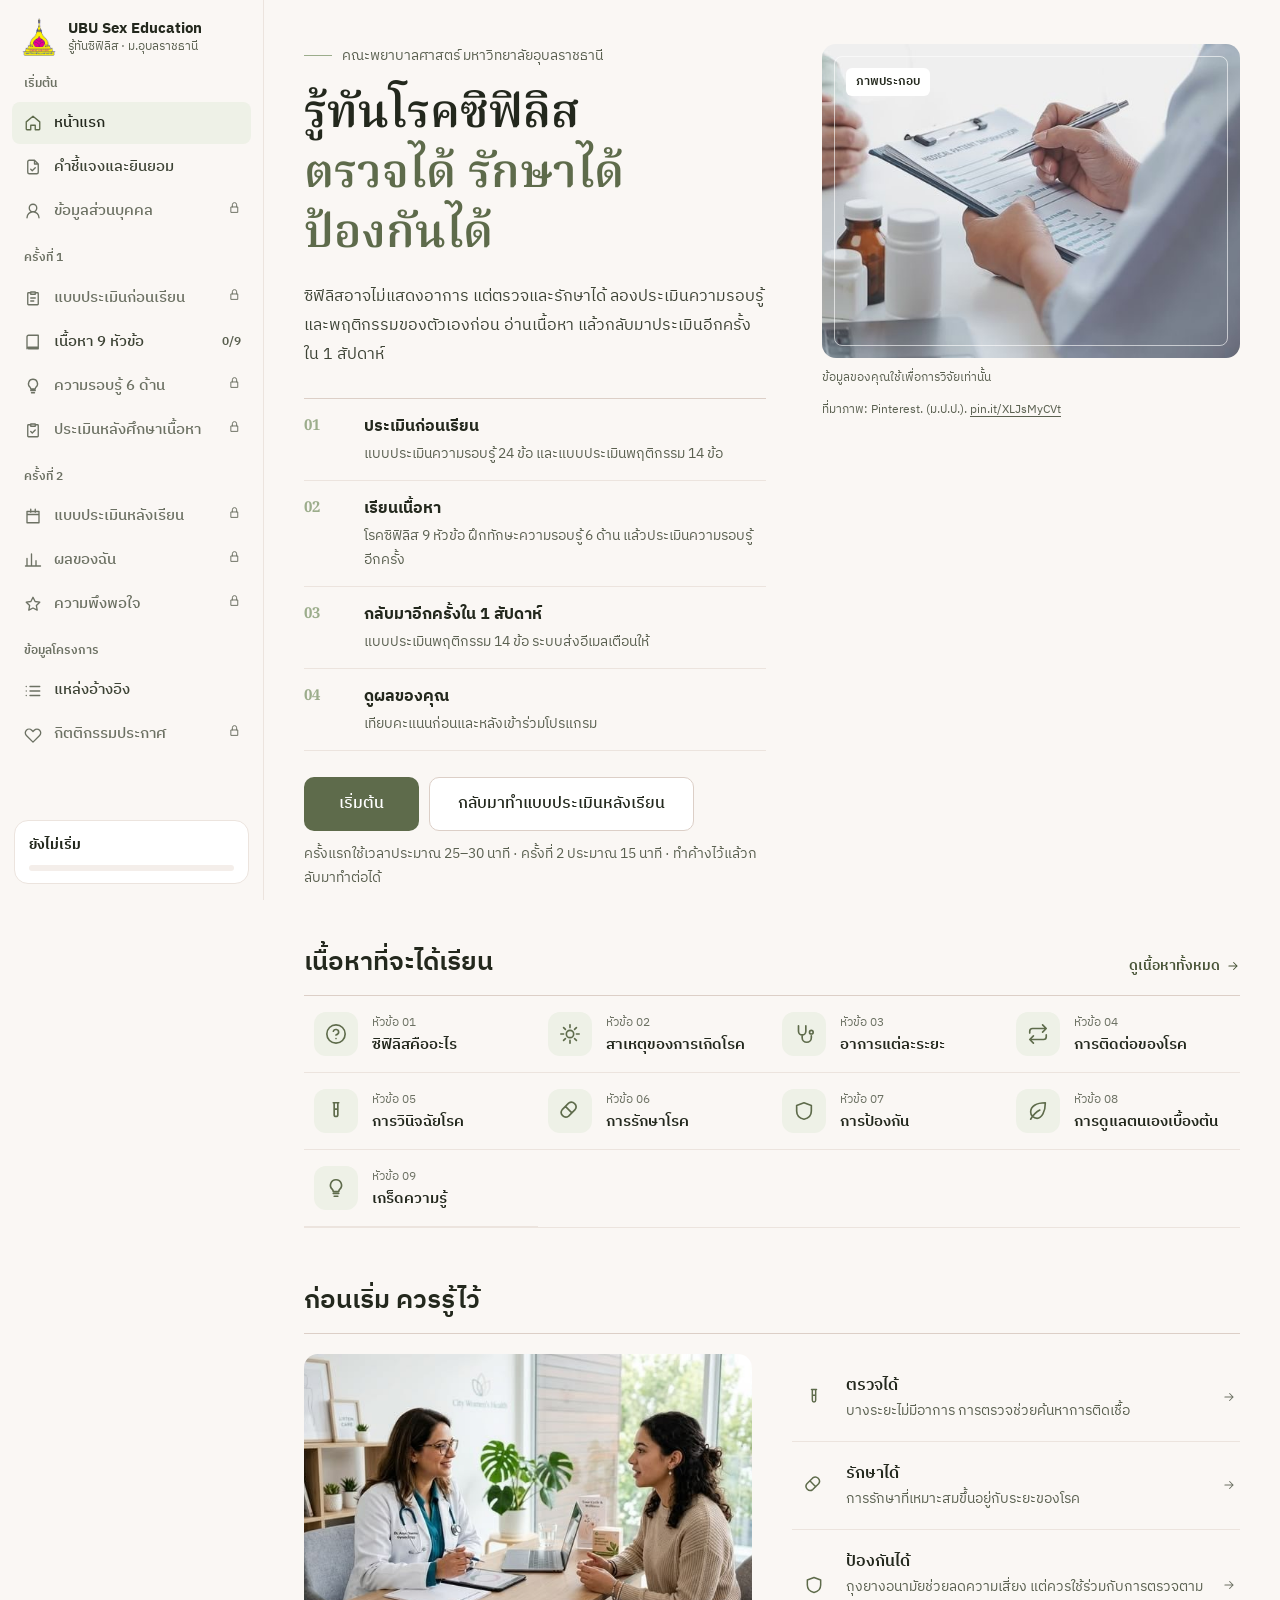
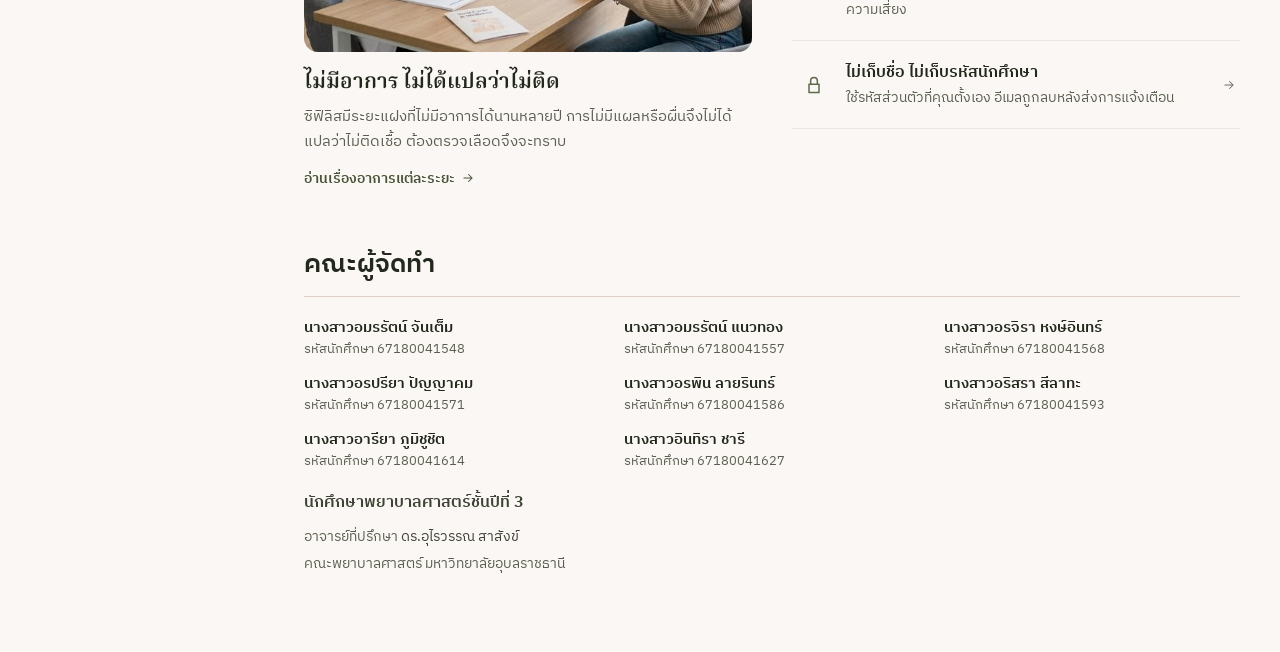
<file: index.html>
<!doctype html>
<html lang="th">
<head>
  <meta charset="utf-8">
  <meta name="viewport" content="width=device-width, initial-scale=1, viewport-fit=cover">
  <title>UBU Sex Education | รู้ทันซิฟิลิส ม.อุบลราชธานี</title>
  <meta name="description" content="UBU Sex Education เว็บไซต์ส่งเสริมความรอบรู้ด้านสุขภาพเรื่องโรคซิฟิลิส สาเหตุ การติดต่อ อาการ การรักษา การป้องกัน สำหรับนักศึกษามหาวิทยาลัยอุบลราชธานี">
  <meta name="theme-color" content="#FAF7F4">
  <meta property="og:title" content="UBU Sex Education | รู้ทันซิฟิลิส ม.อุบลราชธานี">
  <meta property="og:description" content="เรียนรู้เรื่องโรคซิฟิลิสและประเมินพฤติกรรมป้องกันของตัวเอง">
  <meta property="og:type" content="website">
  <link rel="icon" href="assets/logo-nursing-ubu.svg" type="image/svg+xml">
  <link rel="preconnect" href="https://fonts.googleapis.com">
  <link rel="preconnect" href="https://fonts.gstatic.com" crossorigin>
  <link href="https://fonts.googleapis.com/css2?family=IBM+Plex+Sans+Thai:wght@400;500;600;700&family=Noto+Serif+Thai:wght@600&display=swap" rel="stylesheet">
  <link rel="stylesheet" href="style.css?v=20261125-1">
</head>
<body>
  <a class="skip" href="#main">ข้ามไปเนื้อหาหลัก</a>

  <!-- ไอคอนที่ใช้ทั้งเว็บ -->
  <svg width="0" height="0" style="position:absolute" aria-hidden="true">
    <symbol id="i-home" viewBox="0 0 24 24"><path d="M3 10.5 12 3l9 7.5V20a1 1 0 0 1-1 1h-5v-6h-6v6H4a1 1 0 0 1-1-1z"/></symbol>
    <symbol id="i-consent" viewBox="0 0 24 24"><path d="M14 3H7a2 2 0 0 0-2 2v14a2 2 0 0 0 2 2h10a2 2 0 0 0 2-2V8zM14 3v5h5M9 15l2 2 4-4"/></symbol>
    <symbol id="i-user" viewBox="0 0 24 24"><path d="M20 21a8 8 0 0 0-16 0M12 13a5 5 0 1 0 0-10 5 5 0 0 0 0 10"/></symbol>
    <symbol id="i-assess" viewBox="0 0 24 24"><path d="M9 4h6v3H9zM9 5H6a1 1 0 0 0-1 1v14a1 1 0 0 0 1 1h12a1 1 0 0 0 1-1V6a1 1 0 0 0-1-1h-3M9 12h6M9 16h4"/></symbol>
    <symbol id="i-book" viewBox="0 0 24 24"><path d="M4 5a2 2 0 0 1 2-2h13v16H6a2 2 0 0 0-2 2zM4 21a2 2 0 0 1 2-2h13v2H6"/></symbol>
    <symbol id="i-bulb" viewBox="0 0 24 24"><path d="M9 18h6M10 21h4M12 3a6 6 0 0 0-4 10.5c.7.7 1 1.5 1 2.5h6c0-1 .3-1.8 1-2.5A6 6 0 0 0 12 3"/></symbol>
    <symbol id="i-check-clip" viewBox="0 0 24 24"><path d="M9 4h6v3H9zM9 5H6a1 1 0 0 0-1 1v14a1 1 0 0 0 1 1h12a1 1 0 0 0 1-1V6a1 1 0 0 0-1-1h-3M9 14l2 2 4-4"/></symbol>
    <symbol id="i-calendar" viewBox="0 0 24 24"><path d="M4 6h16v15H4zM4 10h16M9 3v4M15 3v4"/></symbol>
    <symbol id="i-chart" viewBox="0 0 24 24"><path d="M4 20V10M10 20V4M16 20v-7M22 20H2"/></symbol>
    <symbol id="i-star" viewBox="0 0 24 24"><path d="M12 3l2.8 5.7 6.2.9-4.5 4.4 1.1 6.2L12 17.3 6.4 20.2l1.1-6.2L3 9.6l6.2-.9z"/></symbol>
    <symbol id="i-list" viewBox="0 0 24 24"><path d="M8 6h13M8 12h13M8 18h13M3 6h.01M3 12h.01M3 18h.01"/></symbol>
    <symbol id="i-heart" viewBox="0 0 24 24"><path d="M20.8 5.6a5 5 0 0 0-7.1 0L12 7.3l-1.7-1.7a5 5 0 1 0-7.1 7.1L12 21.5l8.8-8.8a5 5 0 0 0 0-7.1z"/></symbol>
    <symbol id="i-menu" viewBox="0 0 24 24"><path d="M4 6h16M4 12h16M4 18h16"/></symbol>
    <symbol id="i-x" viewBox="0 0 24 24"><path d="M6 6l12 12M18 6 6 18"/></symbol>
    <symbol id="i-check" viewBox="0 0 24 24"><path d="M5 12.5l4.5 4.5L19 7"/></symbol>
    <symbol id="i-arrow" viewBox="0 0 24 24"><path d="M5 12h14M13 6l6 6-6 6"/></symbol>
    <symbol id="i-lock" viewBox="0 0 24 24"><path d="M6 11h12v10H6zM8 11V7a4 4 0 0 1 8 0v4"/></symbol>
    <symbol id="i-info" viewBox="0 0 24 24"><path d="M12 22a10 10 0 1 0 0-20 10 10 0 0 0 0 20zM12 16v-5M12 8h.01"/></symbol>
    <symbol id="i-help" viewBox="0 0 24 24"><path d="M12 22a10 10 0 1 0 0-20 10 10 0 0 0 0 20zM9.1 9a3 3 0 0 1 5.8 1c0 2-3 3-3 3M12 17h.01"/></symbol>
    <symbol id="i-germ" viewBox="0 0 24 24"><path d="M12 8a4 4 0 1 0 0 8 4 4 0 0 0 0-8zM12 2v3M12 19v3M2 12h3M19 12h3M5 5l2 2M17 17l2 2M5 19l2-2M17 7l2-2"/></symbol>
    <symbol id="i-steth" viewBox="0 0 24 24"><path d="M6 3v6a4 4 0 0 0 8 0V3M10 13v3a5 5 0 0 0 10 0v-2M20 12a2 2 0 1 0 0-4 2 2 0 0 0 0 4"/></symbol>
    <symbol id="i-repeat" viewBox="0 0 24 24"><path d="M17 2l4 4-4 4M3 11V9a3 3 0 0 1 3-3h15M7 22l-4-4 4-4M21 13v2a3 3 0 0 1-3 3H3"/></symbol>
    <symbol id="i-tube" viewBox="0 0 24 24"><path d="M9 3h6M10 3v13a2 2 0 0 0 4 0V3M10 10h4"/></symbol>
    <symbol id="i-pill" viewBox="0 0 24 24"><path d="M10.5 3.5a5 5 0 0 1 7 7l-7 7a5 5 0 0 1-7-7zM7 7l7 7"/></symbol>
    <symbol id="i-shield" viewBox="0 0 24 24"><path d="M12 3l8 3v6c0 5-3.5 8-8 9-4.5-1-8-4-8-9V6z"/></symbol>
    <symbol id="i-leaf" viewBox="0 0 24 24"><path d="M11 20A7 7 0 0 1 4 13c0-6 6-10 16-10 0 10-4 17-9 17zM4 21c3-5 6-8 10-10"/></symbol>
    <symbol id="i-pin" viewBox="0 0 24 24"><path d="M12 21s-7-6-7-11a7 7 0 0 1 14 0c0 5-7 11-7 11zM12 12.5a2.5 2.5 0 1 0 0-5 2.5 2.5 0 0 0 0 5"/></symbol>
    <symbol id="i-chat" viewBox="0 0 24 24"><path d="M21 12a8 8 0 0 1-11.7 7.1L4 20.5l1.4-4.8A8 8 0 1 1 21 12zM8.5 12h.01M12 12h.01M15.5 12h.01"/></symbol>
    <symbol id="i-phone" viewBox="0 0 24 24"><path d="M8 2h8a2 2 0 0 1 2 2v16a2 2 0 0 1-2 2H8a2 2 0 0 1-2-2V4a2 2 0 0 1 2-2zM11 18h2"/></symbol>
    <symbol id="i-scale" viewBox="0 0 24 24"><path d="M12 3v18M7 21h10M4 7h16M7 7l-3 7a3 3 0 0 0 6 0zM17 7l-3 7a3 3 0 0 0 6 0z"/></symbol>
    <symbol id="i-file" viewBox="0 0 24 24"><path d="M14 3H7a2 2 0 0 0-2 2v14a2 2 0 0 0 2 2h10a2 2 0 0 0 2-2V8zM14 3v5h5"/></symbol>
    <symbol id="i-ext" viewBox="0 0 24 24"><path d="M14 4h6v6M20 4l-9 9M18 14v5a1 1 0 0 1-1 1H5a1 1 0 0 1-1-1V7a1 1 0 0 1 1-1h5"/></symbol>
  </svg>

  <div class="shell">
    <!-- แถบเมนูซ้าย (บนมือถือเป็นเมนูเลื่อนออกมาจากด้านข้าง) -->
    <aside class="sidebar" id="sidebar" aria-label="เมนูหลัก">
      <div class="side-head">
        <button class="brand" type="button" data-nav="home" aria-label="UBU Sex Education หน้าแรก">
          <img class="brand-logo" src="assets/logo-nursing-ubu.svg" alt="" width="38" height="38">
          <span class="brand-t"><strong>UBU Sex Education</strong><small>รู้ทันซิฟิลิส · ม.อุบลราชธานี</small></span>
        </button>
        <button class="icon-btn side-close" type="button" id="btnNavClose" aria-label="ปิดเมนู"><svg class="icon"><use href="#i-x"/></svg></button>
      </div>
      <nav class="snav" aria-label="ขั้นตอนการเข้าร่วม">
        <div class="snav-group">
          <span class="snav-label">เริ่มต้น</span>
          <button type="button" class="snav-item" data-nav="home"><svg class="icon"><use href="#i-home"/></svg><span>หน้าแรก</span><span class="snav-badge"></span></button>
          <button type="button" class="snav-item" data-nav="consent"><svg class="icon"><use href="#i-consent"/></svg><span>คำชี้แจงและยินยอม</span><span class="snav-badge"></span></button>
          <button type="button" class="snav-item" data-nav="info"><svg class="icon"><use href="#i-user"/></svg><span>ข้อมูลส่วนบุคคล</span><span class="snav-badge"></span></button>
        </div>
        <div class="snav-group">
          <span class="snav-label">ครั้งที่ 1</span>
          <button type="button" class="snav-item" data-nav="assess"><svg class="icon"><use href="#i-assess"/></svg><span>แบบประเมินก่อนเรียน</span><span class="snav-badge"></span></button>
          <button type="button" class="snav-item" data-nav="content"><svg class="icon"><use href="#i-book"/></svg><span>เนื้อหา 9 หัวข้อ</span><span class="snav-badge"></span></button>
          <button type="button" class="snav-item" data-nav="skills"><svg class="icon"><use href="#i-bulb"/></svg><span>ความรอบรู้ 6 ด้าน</span><span class="snav-badge"></span></button>
          <button type="button" class="snav-item" data-nav="hlpost"><svg class="icon"><use href="#i-check-clip"/></svg><span>ประเมินหลังศึกษาเนื้อหา</span><span class="snav-badge"></span></button>
        </div>
        <div class="snav-group">
          <span class="snav-label" id="snavStage2">ครั้งที่ 2</span>
          <button type="button" class="snav-item" data-nav="post"><svg class="icon"><use href="#i-calendar"/></svg><span>แบบประเมินหลังเรียน</span><span class="snav-badge"></span></button>
          <button type="button" class="snav-item" data-nav="summary"><svg class="icon"><use href="#i-chart"/></svg><span>ผลของฉัน</span><span class="snav-badge"></span></button>
          <button type="button" class="snav-item" data-nav="thanks"><svg class="icon"><use href="#i-star"/></svg><span>ความพึงพอใจ</span><span class="snav-badge"></span></button>
        </div>
        <div class="snav-group">
          <span class="snav-label">ข้อมูลโครงการ</span>
          <button type="button" class="snav-item" data-nav="sources"><svg class="icon"><use href="#i-list"/></svg><span>แหล่งอ้างอิง</span><span class="snav-badge"></span></button>
          <button type="button" class="snav-item" data-nav="ack"><svg class="icon"><use href="#i-heart"/></svg><span>กิตติกรรมประกาศ</span><span class="snav-badge"></span></button>
        </div>
      </nav>
      <div class="side-foot">
        <div class="progress-card">
          <div class="pc-top"><strong id="pcStage">ยังไม่เริ่ม</strong><span id="pcCount"></span></div>
          <div class="bar" aria-hidden="true"><i id="progressBar"></i></div>
        </div>
      </div>
    </aside>
    <div class="nav-overlay" id="navOverlay" hidden></div>

    <div class="app-col">
      <!-- แถบบนสำหรับมือถือ -->
      <header class="m-top">
        <button class="brand" type="button" data-nav="home" aria-label="UBU Sex Education หน้าแรก">
          <img class="brand-logo" src="assets/logo-nursing-ubu.svg" alt="" width="32" height="32">
          <span class="brand-t"><strong>UBU Sex Education</strong></span>
        </button>
        <button class="icon-btn" type="button" id="btnMenu" aria-label="เปิดเมนู" aria-controls="sidebar" aria-expanded="false"><svg class="icon"><use href="#i-menu"/></svg></button>
      </header>

      <main id="main" class="main" tabindex="-1">

        <!-- หน้าแรก -->
        <section class="view home" id="view-home" data-view="home">
          <div class="home-intro">
            <div class="home-copy">
              <p class="kicker">คณะพยาบาลศาสตร์ มหาวิทยาลัยอุบลราชธานี</p>
              <h1 class="home-title">รู้ทันโรคซิฟิลิส<br><span>ตรวจได้ รักษาได้ ป้องกันได้</span></h1>
              <p class="home-lede">ซิฟิลิสอาจไม่แสดงอาการ แต่ตรวจและรักษาได้ ลองประเมินความรอบรู้และพฤติกรรมของตัวเองก่อน อ่านเนื้อหา แล้วกลับมาประเมินอีกครั้งใน 1 สัปดาห์</p>
              <ol class="home-steps">
                <li><b>01</b><div><strong>ประเมินก่อนเรียน</strong><span>แบบประเมินความรอบรู้ 24 ข้อ และแบบประเมินพฤติกรรม 14 ข้อ</span></div></li>
                <li><b>02</b><div><strong>เรียนเนื้อหา</strong><span>โรคซิฟิลิส 9 หัวข้อ ฝึกทักษะความรอบรู้ 6 ด้าน แล้วประเมินความรอบรู้อีกครั้ง</span></div></li>
                <li><b>03</b><div><strong>กลับมาอีกครั้งใน 1 สัปดาห์</strong><span>แบบประเมินพฤติกรรม 14 ข้อ ระบบส่งอีเมลเตือนให้</span></div></li>
                <li><b>04</b><div><strong>ดูผลของคุณ</strong><span>เทียบคะแนนก่อนและหลังเข้าร่วมโปรแกรม</span></div></li>
              </ol>
              <div class="home-actions">
                <button class="btn btn-primary btn-lg" type="button" id="btnStart">เริ่มต้น</button>
                <button class="btn btn-secondary btn-lg" type="button" id="btnReturn">กลับมาทำแบบประเมินหลังเรียน</button>
              </div>
              <p class="fine">ครั้งแรกใช้เวลาประมาณ <span data-cfg="DURATION_MIN"></span> นาที · ครั้งที่ 2 ประมาณ <span data-cfg="DURATION_POST_MIN"></span> นาที · ทำค้างไว้แล้วกลับมาทำต่อได้</p>
              <p class="fine not-me" id="notMe" hidden>เครื่องนี้มีการทำค้างไว้ ถ้าไม่ใช่ของคุณ <button type="button" class="link" id="btnNotMe">เริ่มใหม่ในเครื่องนี้</button></p>
            </div>
            <!-- เปลี่ยนรูปได้ที่ HERO_IMAGE ใน config.js -->
            <figure class="home-figure">
              <div class="home-frame">
                <img id="heroImg" src="assets/img/home.jpg" alt="บุคลากรทางการแพทย์กำลังจดบันทึกบนแฟ้มประวัติผู้ป่วย">
                <span class="home-tag">ภาพประกอบ</span>
              </div>
              <figcaption>
                <span>ข้อมูลของคุณใช้เพื่อการวิจัยเท่านั้น</span>
                <span class="hero-credit">ที่มาภาพ: Pinterest. (ม.ป.ป.). <a href="https://pin.it/XLJsMyCVt" target="_blank" rel="noopener">pin.it/XLJsMyCVt</a></span>
              </figcaption>
            </figure>
          </div>

          <section class="home-sec">
            <div class="section-head">
              <h2>เนื้อหาที่จะได้เรียน</h2>
              <button type="button" class="section-link" data-nav="content">ดูเนื้อหาทั้งหมด <svg class="icon icon-sm"><use href="#i-arrow"/></svg></button>
            </div>
            <div class="topic-grid" id="homeTopics"></div>
          </section>

          <section class="home-sec">
            <div class="section-head"><h2>ก่อนเริ่ม ควรรู้ไว้</h2></div>
            <div class="home-tools">
              <button type="button" class="home-feature" data-topic-id="symptoms">
                <span class="home-feature-img"><img src="assets/img/prevention-2.jpg" alt="แพทย์กำลังพูดคุยให้คำปรึกษากับผู้รับบริการ" loading="lazy"></span>
                <span class="hf-title">ไม่มีอาการ ไม่ได้แปลว่าไม่ติด</span>
                <span class="hf-text">ซิฟิลิสมีระยะแฝงที่ไม่มีอาการได้นานหลายปี การไม่มีแผลหรือผื่นจึงไม่ได้แปลว่าไม่ติดเชื้อ ต้องตรวจเลือดจึงจะทราบ</span>
                <span class="section-link">อ่านเรื่องอาการแต่ละระยะ <svg class="icon icon-sm"><use href="#i-arrow"/></svg></span>
              </button>
              <div class="index-list">
                <button type="button" class="index-row" data-topic-id="diagnosis"><svg class="icon"><use href="#i-tube"/></svg><span><strong>ตรวจได้</strong><span>บางระยะไม่มีอาการ การตรวจช่วยค้นหาการติดเชื้อ</span></span><svg class="icon icon-sm"><use href="#i-arrow"/></svg></button>
                <button type="button" class="index-row" data-topic-id="treatment"><svg class="icon"><use href="#i-pill"/></svg><span><strong>รักษาได้</strong><span>การรักษาที่เหมาะสมขึ้นอยู่กับระยะของโรค</span></span><svg class="icon icon-sm"><use href="#i-arrow"/></svg></button>
                <button type="button" class="index-row" data-topic-id="prevention"><svg class="icon"><use href="#i-shield"/></svg><span><strong>ป้องกันได้</strong><span>ถุงยางอนามัยช่วยลดความเสี่ยง แต่ควรใช้ร่วมกับการตรวจตามความเสี่ยง</span></span><svg class="icon icon-sm"><use href="#i-arrow"/></svg></button>
                <button type="button" class="index-row" data-nav="consent"><svg class="icon"><use href="#i-lock"/></svg><span><strong>ไม่เก็บชื่อ ไม่เก็บรหัสนักศึกษา</strong><span>ใช้รหัสส่วนตัวที่คุณตั้งเอง อีเมลถูกลบหลังส่งการแจ้งเตือน</span></span><svg class="icon icon-sm"><use href="#i-arrow"/></svg></button>
              </div>
            </div>
          </section>

          <section class="home-sec">
            <div class="credits" data-credits></div>
          </section>
        </section>

        <!-- หน้ายินยอม -->
        <section class="view" id="view-consent" data-view="consent" hidden>
          <div class="split">
            <div class="split-visual" aria-hidden="true">
              <img src="assets/img/prevention-2.jpg" alt="">
              <div class="split-copy">
                <p class="split-title">ก่อนเริ่ม<br>อ่านสิ่งที่คุณจะได้ทำ</p>
                <p>งานวิจัยนี้แบ่งเป็น 2 ครั้ง ห่างกัน 1 สัปดาห์ เข้าร่วมด้วยความสมัครใจ ถอนตัวได้ทุกเมื่อ</p>
              </div>
            </div>
            <div class="split-panel">
              <p class="eyebrow">ขั้นที่ 1 · ครั้งที่ 1 · การยินยอม</p>
              <h2 class="page-title">เอกสารชี้แจงผู้เข้าร่วมการวิจัย</h2>
        <div class="doc">
          <p><strong>ชื่อโครงการ</strong> ผลของโปรแกรมส่งเสริมความรอบรู้ด้านสุขภาพผ่านเว็บไซต์ต่อพฤติกรรมการป้องกันความเสี่ยงการเกิดโรคซิฟิลิสของนักศึกษามหาวิทยาลัยอุบลราชธานี</p>
          <p><strong>ผู้วิจัย</strong> คณะผู้จัดทำ</p>
          <div data-cfg="RESEARCHER_NAME"></div>
          <p><span data-cfg="RESEARCHER_UNIT"></span><br>
             <strong>อาจารย์ที่ปรึกษา</strong> <span data-cfg="ADVISOR_NAME"></span></p>
          <p><strong>วัตถุประสงค์</strong> เพื่อศึกษาผลของการเรียนรู้ผ่านเว็บไซต์ต่อพฤติกรรมการป้องกันโรคซิฟิลิสของนักศึกษา</p>
          <p><strong>สิ่งที่ท่านจะได้ทำ</strong> แบ่งเป็น 2 ครั้ง ห่างกัน 1 สัปดาห์<br>
             <strong>ครั้งที่ 1</strong> กรอกข้อมูลทั่วไป ตั้งรหัสส่วนตัว ทำแบบประเมินความรอบรู้ด้านสุขภาพเกี่ยวกับโรคซิฟิลิส 24 ข้อ และแบบประเมินพฤติกรรมการป้องกันความเสี่ยงการเกิดโรคซิฟิลิส 14 ข้อ (ก่อนเข้าร่วมโปรแกรม) จากนั้นศึกษาเนื้อหาเรื่องโรคซิฟิลิส ใช้เวลาประมาณ <span data-cfg="DURATION_MIN">25–30</span> นาที หลังจากนั้นทำแบบประเมินความรอบรู้ด้านสุขภาพ 24 ข้อ<br>
             <strong>ครั้งที่ 2</strong> (หลังครบ 7 วัน) ใส่รหัสส่วนตัว ทำแบบประเมินพฤติกรรมการป้องกันความเสี่ยงการเกิดโรคซิฟิลิส 14 ข้อ (หลังเข้าร่วมโปรแกรม) และแบบประเมินความพึงพอใจ (ไม่บังคับ) ใช้เวลาประมาณ <span data-cfg="DURATION_POST_MIN">15</span> นาที</p>
          <p><strong>ความเสี่ยงที่อาจเกิดขึ้น</strong> คำถามบางข้อเกี่ยวกับพฤติกรรมทางเพศซึ่งอาจทำให้รู้สึกไม่สบายใจ ท่านสามารถหยุดทำได้ทุกเมื่อ</p>
          <p><strong>ประโยชน์ที่จะได้รับ</strong> ได้รับความรู้เรื่องโรคซิฟิลิส การป้องกัน และแนวทางดูแลตนเอง และได้ทราบผลประเมินพฤติกรรมของตนเอง</p>
          <p><strong>การรักษาความลับ</strong> การวิจัยนี้ไม่เก็บชื่อ หรือรหัสนักศึกษา ใช้<strong>รหัสส่วนตัวที่ท่านตั้งเอง</strong>เพื่อจับคู่คำตอบครั้งที่ 1 และ 2 ระบบเก็บรหัสในรูปแบบที่เข้ารหัสแล้ว ผู้วิจัยไม่สามารถเห็นรหัสของท่านได้<br>
             <strong>อีเมล</strong>ของท่านใช้เพื่อส่งการแจ้งเตือนเมื่อครบ 7 วันเท่านั้น เก็บแยกจากคำตอบ และ<strong>ถูกลบออกจากระบบทันทีหลังส่งการแจ้งเตือน</strong><br>
             ข้อมูลจะถูกใช้เพื่อการวิจัยเท่านั้น และนำเสนอในภาพรวม <span data-cfg="DATA_RETENTION"></span></p>
          <p><strong>การเข้าร่วมเป็นไปโดยสมัครใจ</strong> ท่านมีสิทธิ์ไม่เข้าร่วมหรือถอนตัวได้ทุกเมื่อ โดยไม่มีผลกระทบใด ๆ ต่อการศึกษาของท่าน</p>
          <p><strong>ติดต่อสอบถาม</strong> <span data-cfg="CONTACT_NAME"></span><span data-cfg-wrap="CONTACT_PHONE"> โทร <span data-cfg="CONTACT_PHONE"></span></span> อีเมล <a data-cfg="CONTACT_EMAIL" data-mailto></a><br>
             โครงการนี้ได้รับการรับรองจากคณะกรรมการจริยธรรมการวิจัยในมนุษย์ มหาวิทยาลัยอุบลราชธานี เลขที่ <span data-cfg="ETHICS_NO"></span></p>
        </div>
              <p class="fine doc-hint">เลื่อนในกรอบเพื่ออ่านให้ครบ</p>
              <label class="check">
                <input type="checkbox" id="consentRead">
                <span>ข้าพเจ้าได้อ่านและเข้าใจรายละเอียดข้างต้นแล้ว ยินยอมเข้าร่วมการวิจัยด้วยความสมัครใจ</span>
              </label>
              <p class="field-error" id="consentErr" hidden>กรุณาติ๊กช่องด้านบนก่อนกด “ยินยอม”</p>
              <div class="actions">
                <button class="btn btn-ghost" type="button" id="btnDecline">ไม่ยินยอม</button>
                <button class="btn btn-primary" type="button" id="btnAccept">ยินยอม และไปต่อ</button>
              </div>
            </div>
          </div>
        </section>

        <!-- ข้อมูลทั่วไป -->
        <section class="view" id="view-info" data-view="info" hidden>
          <div class="page">
            <header class="page-header">
              <div>
                <p class="eyebrow">ขั้นที่ 2 · ครั้งที่ 1 · ข้อมูลทั่วไป</p>
                <h2 class="page-title">ข้อมูลส่วนบุคคล</h2>
                <p class="page-sub">โปรดคลิกเลือกและกรอกข้อมูลตามความเป็นจริง ไม่มีการเก็บชื่อหรือรหัสนักศึกษา</p>
              </div>
            </header>
            <form class="info-grid" id="infoForm" novalidate>
              <div class="card card-pad info-main">
                <h3 class="card-title">ส่วนที่ 1 ข้อมูลส่วนบุคคล</h3>
                <div id="infoFields"></div>
              </div>
              <div class="info-side">
                <div class="card card-pad code-box">
                  <h3 class="card-title">ตั้งรหัสส่วนตัว</h3>
                  <p class="muted">ใช้สำหรับกลับมาทำแบบประเมินหลังเรียนในอีก 1 สัปดาห์ <strong>ต้องมีทั้งตัวอักษรและตัวเลข</strong> ยาว 6–20 ตัว ไม่มีช่องว่าง เช่น <code>mint2547</code> หรือ <code>ข้าวหอม99</code></p>
                  <div class="field" data-field="code">
                    <label class="lbl" for="f_code">รหัสส่วนตัว<span class="req" aria-hidden="true">*</span></label>
                    <input class="text-in" type="text" id="f_code" name="code" autocomplete="off" autocapitalize="off" spellcheck="false" maxlength="20" aria-describedby="codeRules">
                    <ul class="rules" id="codeRules" aria-live="polite">
                      <li data-rule="len">ยาว 6–20 ตัว</li>
                      <li data-rule="letter">มีตัวอักษรอย่างน้อย 1 ตัว</li>
                      <li data-rule="digit">มีตัวเลขอย่างน้อย 1 ตัว</li>
                      <li data-rule="space">ไม่มีช่องว่าง</li>
                    </ul>
                    <p class="field-error" hidden></p>
                  </div>
                  <div class="field" data-field="code2">
                    <label class="lbl" for="f_code2">ยืนยันรหัสส่วนตัว<span class="req" aria-hidden="true">*</span></label>
                    <input class="text-in" type="text" id="f_code2" name="code2" autocomplete="off" autocapitalize="off" spellcheck="false" maxlength="20">
                    <p class="field-error" hidden>รหัสทั้งสองช่องไม่ตรงกัน</p>
                  </div>
                  <div class="notice notice-warn"><svg class="icon"><use href="#i-info"/></svg><span>จดหรือแคปหน้าจอรหัสไว้ ระบบตั้งรหัสใหม่ให้ไม่ได้ เพราะเราไม่เก็บชื่อของคุณ</span></div>
                </div>
                <div class="card card-pad">
                  <div class="field" data-field="email">
                    <label class="lbl" for="f_email">อีเมลสำหรับแจ้งเตือนเมื่อครบ 7 วัน<span class="req" aria-hidden="true">*</span></label>
                    <input class="text-in" type="email" id="f_email" name="email" autocomplete="email" inputmode="email" placeholder="name@example.com">
                    <p class="hint">ใช้ส่งการแจ้งเตือนครั้งเดียว และลบออกจากระบบทันทีหลังส่ง ไม่เก็บรวมกับคำตอบ</p>
                    <p class="field-error" hidden>กรุณากรอกอีเมลให้ถูกต้อง</p>
                  </div>
                </div>
                <label class="check consent-final">
                  <input type="checkbox" name="consent_final" id="consentFinal">
                  <span><strong>ฉันยินยอม</strong>ให้ใช้ข้อมูลและคำตอบของฉันเพื่อการวิจัยครั้งนี้</span>
                </label>
                <p class="field-error" id="consentFinalErr" hidden>กรุณาติ๊ก “ฉันยินยอม” เพื่อไปต่อ</p>
                <button class="btn btn-primary btn-lg btn-block" type="submit">ไปแบบประเมินก่อนเรียน</button>
                <p class="fine center">ถัดไป: แบบประเมินความรอบรู้ด้านสุขภาพ 24 ข้อ</p>
              </div>
            </form>
          </div>
        </section>

        <!-- ครั้งที่ 1 ชุดที่ 1: แบบประเมินความรอบรู้ก่อนเข้าร่วมโปรแกรม -->
        <section class="view" id="view-hlpre" data-view="hlpre" hidden>
          <form class="assess" id="hlpreForm" novalidate></form>
        </section>

        <!-- ครั้งที่ 1 ชุดที่ 2: แบบประเมินพฤติกรรมก่อนเข้าร่วมโปรแกรม -->
        <section class="view" id="view-pre" data-view="pre" hidden>
          <form class="assess" id="preForm" novalidate></form>
        </section>

        <!-- เนื้อหา -->
        <section class="view" id="view-content" data-view="content" hidden>
          <div class="page">
            <header class="page-header">
              <div>
                <p class="eyebrow">ขั้นที่ 5 · ครั้งที่ 1 · เนื้อหา</p>
                <h2 class="page-title">รู้ทันซิฟิลิส</h2>
                <p class="page-sub" id="contentHint">อ่านให้ครบทั้ง 9 หัวข้อ แล้วกดปุ่มด้านล่างเพื่อไปเนื้อหาความรอบรู้ด้านสุขภาพ 6 ด้าน</p>
              </div>
              <div class="meter">
                <p class="read-count" id="readCount"></p>
                <div class="bar" aria-hidden="true"><i id="readBar"></i></div>
              </div>
            </header>
            <div class="content-grid">
              <div class="tabs" role="tablist" aria-label="หัวข้อเนื้อหา" aria-orientation="vertical" id="tabs"></div>
              <article class="card topic" id="topic" role="tabpanel" tabindex="-1"></article>
            </div>
            <div class="media-card" id="externalMedia"></div>
            <div class="content-foot card">
              <div class="read-alert" id="readAlert" role="alert" hidden></div>
              <div class="foot-btns">
                <button class="btn btn-secondary" type="button" id="btnToSkills" hidden>ความรอบรู้ 6 ด้าน →</button>
                <button class="btn btn-primary" type="button" id="btnToPost">อ่านครบแล้ว ไปเนื้อหาความรอบรู้ 6 ด้าน</button>
              </div>
            </div>
          </div>
        </section>

        <!-- เสริมสร้างความรอบรู้ด้านสุขภาพ 6 ด้าน + แบบฝึกทักษะ -->
        <section class="view" id="view-skills" data-view="skills" hidden>
          <div class="page page-mid">
            <header class="page-header">
              <div>
                <p class="eyebrow">ขั้นที่ 6 · ครั้งที่ 1 · เสริมสร้างความรอบรู้ด้านสุขภาพ</p>
                <h2 class="page-title">ความรอบรู้ด้านสุขภาพ 6 ด้าน</h2>
                <p class="page-sub" id="skillsHint">ศึกษาเนื้อหาและทำตัวอย่างสถานการณ์ให้ครบทั้ง 6 ด้าน แล้วกดปุ่มด้านล่างเพื่อทำแบบประเมินความรอบรู้ด้านสุขภาพ (หลังเข้าร่วมโปรแกรม)</p>
              </div>
              <div class="meter"><p class="read-count" id="skillCount"></p></div>
            </header>
            <div class="sk-steps-bar" role="tablist" aria-label="ความรอบรู้ด้านสุขภาพ 6 ด้าน" id="skillTabs"></div>
            <article class="card topic skill" id="skill" role="tabpanel" tabindex="-1"></article>
            <div class="content-foot card">
              <div class="read-alert" id="skillsAlert" role="alert" hidden></div>
              <div class="foot-btns">
                <button class="btn btn-ghost" type="button" data-nav="content">← กลับไปเนื้อหา 9 หัวข้อ</button>
                <button class="btn btn-primary" type="button" id="btnSkillsDone">ทำครบแล้ว ไปแบบประเมินความรอบรู้</button>
              </div>
            </div>
          </div>
        </section>

        <!-- บันทึกครั้งที่ 1 / รอ 1 สัปดาห์ -->
        <section class="view" id="view-wait" data-view="wait" hidden>
          <div class="page page-mid">
            <div class="card wait" id="waitCard"></div>
          </div>
        </section>

        <!-- กลับมาทำต่อด้วยรหัสส่วนตัว -->
        <section class="view" id="view-resume" data-view="resume" hidden>
          <div class="split">
            <div class="split-visual" aria-hidden="true">
              <img src="assets/img/diagnosis-2.jpg" alt="">
              <div class="split-copy">
                <p class="split-title">ครบ 1 สัปดาห์แล้ว<br>มาดูกันว่าเปลี่ยนไปแค่ไหน</p>
                <p>ทำแบบประเมินหลังเรียน แล้วดูผลเทียบกับครั้งแรก</p>
              </div>
            </div>
            <div class="split-panel narrow-panel">
              <form id="resumeForm" novalidate>
                <p class="eyebrow">ขั้นที่ 1 · ครั้งที่ 2 · กลับมาทำแบบประเมินหลังเรียน</p>
                <h2 class="page-title">ยินดีต้อนรับกลับมา</h2>
                <p class="muted">ใส่รหัสส่วนตัวที่ตั้งไว้ตอนทำครั้งแรก</p>
                <div class="field" data-field="rcode">
                  <label class="lbl" for="f_rcode">รหัสส่วนตัว</label>
                  <input class="text-in" type="text" id="f_rcode" autocomplete="off" autocapitalize="off" spellcheck="false" maxlength="20">
                  <p class="field-error" id="resumeErr" role="alert" hidden></p>
                </div>
                <button class="btn btn-primary btn-lg btn-block" type="submit" id="btnResumeGo">ไปต่อ</button>
                <div class="actions">
                  <button class="btn btn-ghost" type="button" data-nav="home">ยกเลิก</button>
                </div>
                <p class="fine">ยังไม่เคยทำครั้งแรก? <button type="button" class="link" id="btnResumeStart">เริ่มต้นที่นี่</button></p>
              </form>
            </div>
          </div>
        </section>

        <!-- ครั้งที่ 1 ท้าย: แบบประเมินความรอบรู้หลังศึกษาเนื้อหา -->
        <section class="view" id="view-hlpost" data-view="hlpost" hidden>
          <form class="assess" id="hlpostForm" novalidate></form>
        </section>

        <!-- ครั้งที่ 2: แบบประเมินพฤติกรรมหลังเข้าร่วมโปรแกรม -->
        <section class="view" id="view-post" data-view="post" hidden>
          <form class="assess" id="postForm" novalidate></form>
        </section>

        <!-- สรุปผล -->
        <section class="view" id="view-summary" data-view="summary" hidden>
          <div class="page page-mid" id="summaryCard"></div>
        </section>

        <!-- ขอบคุณ -->
        <section class="view" id="view-thanks" data-view="thanks" hidden>
          <div class="page page-mid thanks">
            <div class="thanks-hero">
              <img class="thanks-logo" src="assets/logo-nursing-ubu.svg" alt="ตราคณะพยาบาลศาสตร์ มหาวิทยาลัยอุบลราชธานี" width="88" height="88">
              <h2 class="page-title">ขอบคุณที่เข้าร่วม</h2>
              <p class="thanks-msg" id="thanksMsg"></p>
            </div>
            <form class="card card-pad sat" id="satForm" novalidate>
              <p class="eyebrow">ขั้นที่ 4 · ครั้งที่ 2 · ความพึงพอใจ</p>
              <h3 class="card-title">ประเมินความพึงพอใจต่อเว็บไซต์</h3>
              <p class="muted">ไม่บังคับ ให้คะแนน 1–5 ดาว ข้ามข้อที่ไม่ต้องการตอบได้</p>
              <div id="satItems"></div>
              <label class="lbl" for="satComment">ข้อเสนอแนะเพิ่มเติม</label>
              <textarea id="satComment" rows="4" maxlength="1000" placeholder="สิ่งที่ชอบ หรือสิ่งที่อยากให้ปรับปรุง"></textarea>
              <p class="sat-count"><span id="satCommentCount">0</span>/1000</p>
              <div class="sat-status" id="satStatus" role="status" aria-live="polite"></div>
              <div class="actions"><button class="btn btn-primary" type="submit" id="btnSat">ส่งความคิดเห็น</button></div>
            </form>
            <div class="dev-credit">
              <p class="muted">พัฒนาเว็บไซต์โดย</p>
              <p><strong>นายธีรพล พูพวง</strong><br>รหัสนักศึกษา 67114540277<br>คณะวิทยาศาสตร์ มหาวิทยาลัยอุบลราชธานี</p>
            </div>
            <div class="actions center">
              <button class="btn btn-primary btn-lg" type="button" id="btnToAck">ไปต่อ</button>
            </div>
          </div>
        </section>

        <!-- กิตติกรรมประกาศ (หน้าสุดท้าย) -->
        <section class="view" id="view-ack" data-view="ack" hidden>
          <article class="page page-read ack">
            <header>
              <p class="kicker">ข้อมูลโครงการ</p>
              <h2 class="page-title">กิตติกรรมประกาศ</h2>
            </header>
            <div id="ackBody"></div>
            <div class="ack-org">
              <img class="ack-logo" src="assets/logo-nursing-ubu.svg" alt="ตราคณะพยาบาลศาสตร์ มหาวิทยาลัยอุบลราชธานี" width="56" height="56">
              <div><strong>คณะพยาบาลศาสตร์ มหาวิทยาลัยอุบลราชธานี</strong><span>คณะผู้จัดทำ นักศึกษาพยาบาลศาสตร์ชั้นปีที่ 3</span></div>
            </div>
            <div class="actions">
              <button class="btn btn-secondary" type="button" data-nav="content">อ่านเนื้อหาอีกครั้ง</button>
              <button class="btn btn-primary" type="button" id="btnRestart">เริ่มใหม่สำหรับผู้ตอบคนถัดไป</button>
            </div>
          </article>
        </section>

        <!-- แหล่งข้อมูล -->
        <section class="view" id="view-sources" data-view="sources" hidden>
          <div class="page page-mid">
            <header class="page-header">
              <div>
                <p class="kicker">ข้อมูลโครงการ</p>
                <h2 class="page-title">แหล่งอ้างอิง</h2>
                <p class="page-sub">เนื้อหาในเว็บไซต์นี้เรียบเรียงใหม่จากแหล่งต่อไปนี้ อินโฟกราฟิกและภาพประกอบจัดทำขึ้นใหม่สำหรับเว็บไซต์นี้</p>
              </div>
              <span class="fine" id="refCount"></span>
            </header>
            <div class="chips" id="refFilter" role="group" aria-label="กรองประเภทแหล่งอ้างอิง"></div>
            <ol class="refs" id="refList"></ol>
            <div class="credits inline" data-credits></div>
            <div class="actions">
              <button class="btn btn-ghost" type="button" id="btnSourcesBack">ย้อนกลับ</button>
            </div>
          </div>
        </section>
      </main>
    </div>
  </div>

  <!-- แถบปุ่มล่างสำหรับมือถือ -->
  <nav class="tabbar" aria-label="เมนูลัด">
    <button type="button" class="tab-item" data-nav="home" data-tab="home"><svg class="icon"><use href="#i-home"/></svg>หน้าแรก</button>
    <button type="button" class="tab-item" data-nav="assessnext" data-tab="assess"><svg class="icon"><use href="#i-assess"/></svg>ประเมิน</button>
    <button type="button" class="tab-item" data-nav="content" data-tab="content"><svg class="icon"><use href="#i-book"/></svg>เนื้อหา</button>
    <button type="button" class="tab-item" data-nav="summary" data-tab="summary"><svg class="icon"><use href="#i-chart"/></svg>ผลของฉัน</button>
    <button type="button" class="tab-item" data-menu data-tab="menu" aria-controls="sidebar"><svg class="icon"><use href="#i-menu"/></svg>เมนู</button>
  </nav>

  <dialog class="lightbox" id="lightbox" aria-label="ดูภาพขยาย">
    <button class="lightbox-close" type="button" id="lightboxClose" aria-label="ปิด">✕</button>
    <div class="lightbox-body" id="lightboxBody"></div>
  </dialog>

  <div class="toast" id="toast" role="status" aria-live="polite" hidden></div>

  <script src="config.js?v=20261125-1"></script>
  <script src="data.js?v=20261125-1"></script>
  <script src="skills.js?v=20261125-1"></script>
  <script src="germ3d.js?v=20261125-1"></script>
  <script src="app.js?v=20261125-1"></script>
</body>
</html>
</file>
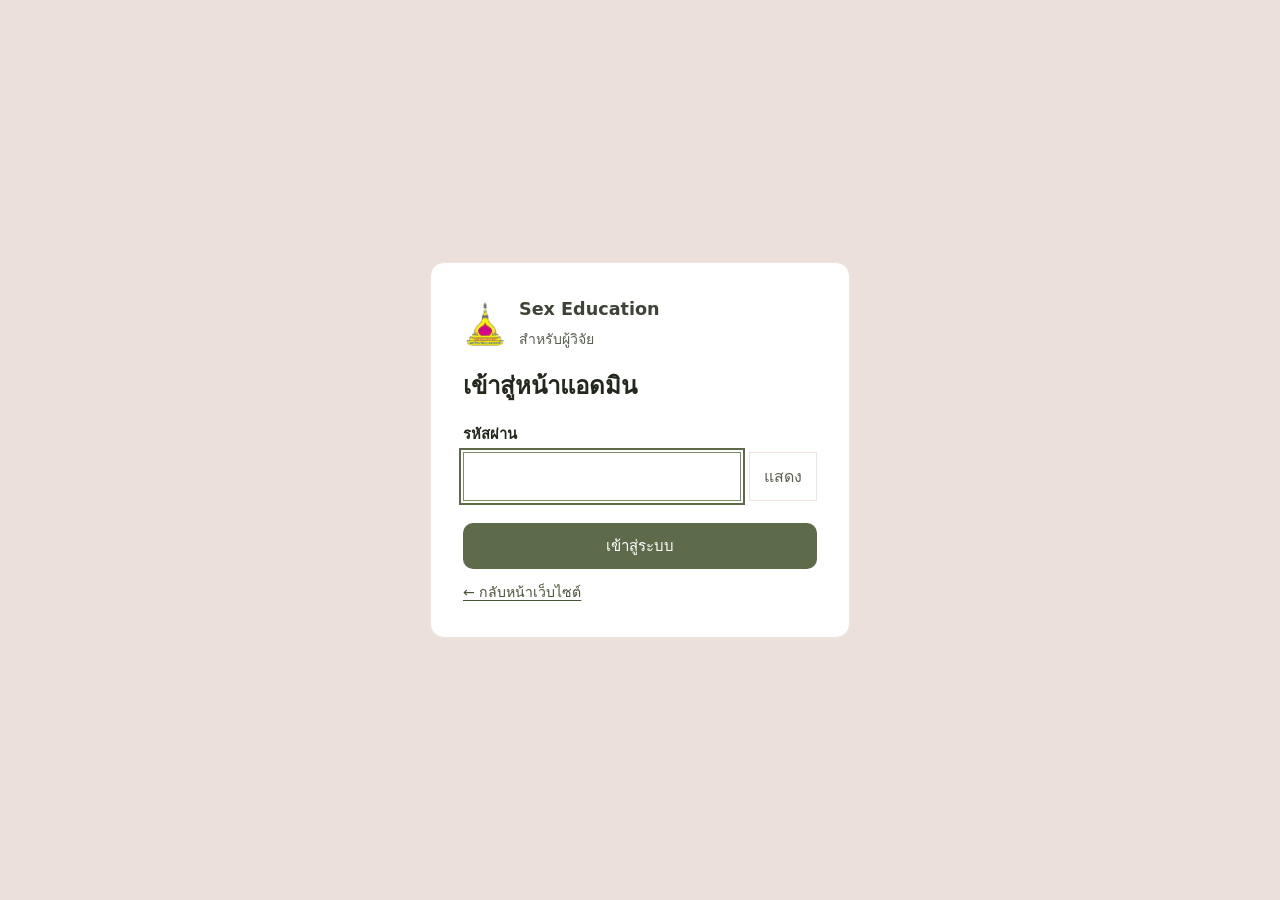
<file: admin.html>
<!doctype html>
<html lang="th">
<head>
  <meta charset="utf-8">
  <meta name="viewport" content="width=device-width, initial-scale=1">
  <meta name="robots" content="noindex, nofollow">
  <title>แอดมิน | Sex Education</title>
  <link rel="icon" href="assets/logo-nursing-ubu.svg" type="image/svg+xml">
  <link rel="preconnect" href="https://fonts.googleapis.com">
  <link rel="preconnect" href="https://fonts.gstatic.com" crossorigin>
  <link href="https://fonts.googleapis.com/css2?family=Anuphan:wght@500;600;700&family=Sarabun:wght@400;500;700&display=swap" rel="stylesheet">
  <link rel="stylesheet" href="style.css">
  <link rel="stylesheet" href="admin.css">
</head>
<body class="admin">

  <!-- เข้าสู่ระบบ -->
  <section id="loginView" class="login-wrap">
    <form class="card login" id="loginForm" novalidate>
      <div class="login-brand"><img src="assets/logo-nursing-ubu.svg" alt="" width="44" height="44"><div><strong>Sex Education</strong><span>สำหรับผู้วิจัย</span></div></div>
      <h1>เข้าสู่หน้าแอดมิน</h1>
      <label class="lbl" for="pw">รหัสผ่าน</label>
      <div class="pw-row">
        <input type="password" id="pw" autocomplete="current-password" required>
        <button type="button" class="pw-toggle" id="pwToggle" aria-label="แสดงรหัสผ่าน" aria-pressed="false">แสดง</button>
      </div>
      <p class="field-error" id="loginErr" role="alert" hidden></p>
      <button class="btn btn-primary btn-block" type="submit" id="loginBtn">เข้าสู่ระบบ</button>
      <div class="demo-box" id="demoBox" hidden>
        <p>ยังไม่ได้ใส่ <code>SCRIPT_URL</code> ในไฟล์ <code>config.js</code> จึงยังดึงข้อมูลจริงไม่ได้</p>
        <button class="btn btn-ghost btn-block" type="button" id="demoBtn">ดูตัวอย่างด้วยข้อมูลสมมติ</button>
      </div>
      <p class="fine"><a href="index.html">← กลับหน้าเว็บไซต์</a></p>
    </form>
  </section>

  <!-- แดชบอร์ด -->
  <div id="appView" hidden>
    <header class="a-top">
      <div class="a-top-in">
        <div class="a-brand"><img src="assets/logo-nursing-ubu.svg" alt="" width="30" height="30"><span>Sex Education <em>แอดมิน</em></span></div>
        <div class="a-actions">
          <span class="fetched" id="fetchedAt" aria-live="polite"></span>
          <button class="btn btn-ghost btn-sm" type="button" id="refreshBtn"><span aria-hidden="true">↻</span> รีเฟรช</button>
          <button class="btn btn-primary btn-sm" type="button" id="exportBtn"><span aria-hidden="true">⤓</span> ส่งออก CSV</button>
          <button class="btn btn-ghost btn-sm" type="button" id="logoutBtn">ออกจากระบบ</button>
        </div>
      </div>
    </header>

    <main class="a-main">
      <div class="demo-banner" id="demoBanner" hidden>โหมดตัวอย่าง · ข้อมูลทั้งหมดในหน้านี้เป็นข้อมูลสมมติ ไม่ใช่ข้อมูลวิจัยจริง</div>

      <!-- ตัวกรอง -->
      <section class="panel filters" aria-label="ค้นหาและตัวกรอง">
        <div class="f-search">
          <label class="lbl" for="q">ค้นหา</label>
          <input type="search" id="q" placeholder="รหัสผู้ตอบ คณะ เพศ ระดับ…">
        </div>
        <div class="f-grid">
          <div><label class="lbl" for="fFaculty">คณะ</label><select id="fFaculty"></select></div>
          <div><label class="lbl" for="fGender">เพศ</label><select id="fGender"></select></div>
          <div><label class="lbl" for="fYear">ชั้นปี</label><select id="fYear"></select></div>
          <div><label class="lbl" for="fSex">ประวัติการมีเพศสัมพันธ์</label><select id="fSex"></select></div>
          <div><label class="lbl" for="fStatus">สถานะ</label><select id="fStatus"></select></div>
          <div><label class="lbl" for="fFrom">ตั้งแต่วันที่</label><input type="date" id="fFrom"></div>
          <div><label class="lbl" for="fTo">ถึงวันที่</label><input type="date" id="fTo"></div>
        </div>
        <div class="f-foot">
          <span class="count" id="resultCount"></span>
          <button class="link" type="button" id="clearBtn">ล้างตัวกรอง</button>
        </div>
      </section>

      <!-- ความรอบรู้ด้านสุขภาพ -->
      <h2 class="a-sec-h">ความรอบรู้ด้านสุขภาพเกี่ยวกับโรคซิฟิลิส <small class="muted">(30 ข้อ · คะแนน 1–5 · สูง = รอบรู้มาก)</small></h2>
      <section class="kpis kpis-hl" id="hlKpis" aria-label="สรุปความรอบรู้ด้านสุขภาพ"></section>
      <div class="two-col">
        <section class="panel" aria-labelledby="hlStatsH">
          <h2 id="hlStatsH">สถิติเปรียบเทียบความรอบรู้ก่อน–หลัง</h2>
          <p class="muted small">Paired t-test คำนวณจากข้อมูลที่กรองอยู่ เฉพาะผู้ที่มีคะแนนความรอบรู้ทั้งก่อนและหลัง</p>
          <div id="hlStats"></div>
        </section>
        <section class="panel" aria-labelledby="hlLvH">
          <h2 id="hlLvH">จำนวนผู้ตอบแต่ละระดับความรอบรู้</h2>
          <div class="legend"><span><i class="sw-before"></i>ก่อนเข้าร่วมโปรแกรม</span><span><i class="sw-after"></i>หลังเข้าร่วมโปรแกรม</span></div>
          <div id="hlLevelChart"></div>
        </section>
      </div>

      <!-- พฤติกรรม -->
      <h2 class="a-sec-h">พฤติกรรมการป้องกันความเสี่ยงการเกิดโรคซิฟิลิส <small class="muted">(14 ข้อ · คะแนนรวม 0–56 · สูง = พฤติกรรมดี)</small></h2>
      <!-- การ์ดสรุป -->
      <section class="kpis" id="kpis" aria-label="สรุปภาพรวม"></section>

      <div class="two-col">
        <!-- สถิติ -->
        <section class="panel" aria-labelledby="statsH">
          <h2 id="statsH">สถิติเปรียบเทียบพฤติกรรมก่อน–หลัง</h2>
          <p class="muted small">Paired t-test คำนวณจากข้อมูลที่กรองอยู่ เฉพาะผู้ที่ทำครบและมีคะแนนทั้งก่อนและหลัง</p>
          <div id="stats"></div>
        </section>
        <!-- กราฟระดับ -->
        <section class="panel" aria-labelledby="lvH">
          <h2 id="lvH">จำนวนผู้ตอบแต่ละระดับพฤติกรรม</h2>
          <div class="legend"><span><i class="sw-before"></i>ก่อนเข้าร่วมโปรแกรม</span><span><i class="sw-after"></i>หลังเข้าร่วมโปรแกรม</span></div>
          <div id="levelChart"></div>
        </section>
      </div>

      <section class="panel" aria-labelledby="facH">
        <h2 id="facH">คะแนนพฤติกรรมรวมเฉลี่ยแยกตามคณะ</h2>
        <div class="legend"><span><i class="sw-before"></i>ก่อน</span><span><i class="sw-after"></i>หลัง</span></div>
        <div id="facultyChart"></div>
      </section>

      <section class="panel" aria-labelledby="satH">
        <h2 id="satH">ความพึงพอใจต่อเว็บไซต์</h2>
        <p class="muted small">คะแนน 1–5 ดาว ไม่บังคับตอบ คำนวณจากผู้ที่ให้คะแนนในแต่ละด้าน</p>
        <div id="satPanel"></div>
      </section>

      <!-- ตาราง -->
      <section class="panel" aria-labelledby="tblH">
        <div class="tbl-head">
          <h2 id="tblH">รายการคำตอบ</h2>
          <label class="per-page">แสดง
            <select id="perPage"><option>25</option><option>50</option><option>100</option></select> แถว</label>
        </div>
        <p class="muted small">กดที่แถวเพื่อดูคำตอบรายข้อ · กดหัวคอลัมน์เพื่อเรียงลำดับ</p>
        <div class="tbl-wrap">
          <table class="tbl" id="tbl">
            <thead><tr id="tblHeadRow"></tr></thead>
            <tbody id="tblBody"></tbody>
          </table>
        </div>
        <div class="empty" id="emptyState" hidden></div>
        <nav class="pager" id="pager" aria-label="เปลี่ยนหน้า"></nav>
      </section>
    </main>
  </div>

  <!-- รายละเอียดรายคน -->
  <dialog class="a-dialog" id="detailDlg" aria-labelledby="detailTitle">
    <div class="dlg-head"><h2 id="detailTitle">รายละเอียด</h2><button type="button" class="dlg-close" data-close aria-label="ปิด">✕</button></div>
    <div class="dlg-body" id="detailBody"></div>
  </dialog>

  <!-- ส่งออก -->
  <dialog class="a-dialog narrow" id="exportDlg" aria-labelledby="exportTitle">
    <form method="dialog" id="exportForm">
      <div class="dlg-head"><h2 id="exportTitle">ส่งออก CSV</h2><button type="button" class="dlg-close" data-close aria-label="ปิด">✕</button></div>
      <div class="dlg-body">
        <fieldset class="field"><legend>หัวคอลัมน์</legend>
          <div class="choices">
            <label class="chip"><input type="radio" name="lang" value="th" checked><span>ภาษาไทย (อ่านง่าย)</span></label>
            <label class="chip"><input type="radio" name="lang" value="en"><span>ภาษาอังกฤษ (สำหรับ SPSS)</span></label>
          </div>
        </fieldset>
        <fieldset class="field"><legend>ข้อมูลที่จะส่งออก</legend>
          <div class="choices col">
            <label class="chip"><input type="radio" name="scope" value="filtered" checked><span id="scopeFiltered">เฉพาะที่กรองอยู่</span></label>
            <label class="chip"><input type="radio" name="scope" value="all"><span id="scopeAll">ทั้งหมด</span></label>
          </div>
        </fieldset>
        <p class="muted small">ไฟล์เปิดใน Excel ได้ภาษาไทยไม่เพี้ยน มีทั้งคำตอบดิบ คะแนนหลังกลับข้อเสี่ยง ผลต่าง และร้อยละการเปลี่ยนแปลง</p>
      </div>
      <div class="dlg-foot">
        <button class="btn btn-ghost" type="button" data-close>ยกเลิก</button>
        <button class="btn btn-primary" type="button" id="doExport">ดาวน์โหลด CSV</button>
      </div>
    </form>
  </dialog>

  <div class="toast" id="toast" role="status" aria-live="polite" hidden></div>

  <script src="config.js?v=20261025-7"></script>
  <script src="data.js?v=20261025-7"></script>
  <script src="admin.js?v=20261025-7"></script>
</body>
</html>
</file>
<file: style.css>
/* =====================================================================
   UBU Sex Education — UI ตามแนวทาง uShape (appUface)
   แถบเมนูซ้าย + เนื้อหา · ขอบก่อนเงา · มุมโค้ง 10–18px · IBM Plex Sans Thai
   สีหลักชุดเดิมของเว็บ: เขียวเซจ ชมพู ครีม
   ===================================================================== */
:root {
  --accent: #5E6B4B;          /* ปุ่มหลัก: 5.7:1 กับสีขาว */
  --accent-text: #fff;
  --accent-dark: #485437;
  --accent-soft: #EEF1E7;
  --accent-line: #9CAD8C;     /* ตกแต่งเท่านั้น ไม่ใช้กับตัวหนังสือ */
  --accent-ink: #485437;
  --pink: #E68FA0;
  --pink-soft: #FBE8EB;
  --pink-ink: #8E3446;

  --bg: #FAF7F4;
  --surface: #FFFFFF;
  --surface-2: #F4EEEA;
  --surface-3: #ECE0DA;
  --border: #ECE4DE;
  --border-strong: #DCCFC7;
  --ink: #23281D;
  --ink-2: #3D4335;
  --ink-3: #5A6050;
  --ink-4: #6C7163;

  --success: #2E7553; --success-soft: #E9F4EE;
  --warning: #8A5610; --warning-soft: #FBF3E3;
  --danger: #A23B4A;  --danger-soft: #FBEDEF;

  --r-sm: 6px; --r: 10px; --r-lg: 14px; --r-xl: 18px;
  --shadow-sm: 0 1px 3px rgba(35, 40, 29, .08);
  --shadow-lg: 0 24px 48px -18px rgba(35, 40, 29, .32);
  --ease: cubic-bezier(.2, .8, .2, 1);
  --sidebar-w: 264px;
  --tabbar-h: 64px;
  --font: "IBM Plex Sans Thai", system-ui, sans-serif;
  --font-display: "Noto Serif Thai", Georgia, serif;

  /* ชื่อเดิม (เนื้อหาบางส่วนยังอ้างถึง) */
  --btn: var(--accent); --btn-hover: var(--accent-dark); --line: var(--border); --cream: var(--surface-3);
  --green: #9CAD8C; --green-dark: #7E8C69; --pink-light: #F1C8CB; --ink-soft: var(--ink-3); --white: #fff;
}

*, *::before, *::after { box-sizing: border-box; }
[hidden] { display: none !important; }
html { -webkit-text-size-adjust: 100%; -webkit-tap-highlight-color: transparent; }
body { margin: 0; background: var(--bg); color: var(--ink-2); font-family: var(--font); font-size: 16px; line-height: 1.7; -webkit-font-smoothing: antialiased; }
img, svg { max-width: 100%; display: block; }
h1, h2, h3, h4, h5 { font-family: var(--font); color: var(--ink); font-weight: 600; line-height: 1.35; margin: 0 0 .5em; }
h2 { font-size: clamp(1.35rem, 3vw, 1.7rem); }
h3 { font-size: 1.2rem; }
h4 { font-size: 1.05rem; margin-top: 1.4em; }
p { margin: 0 0 1em; }
a { color: var(--accent-dark); text-underline-offset: 3px; }
a:hover { color: var(--ink); }
button { font: inherit; color: inherit; }
:focus-visible { outline: 2px solid var(--accent); outline-offset: 2px; border-radius: 8px; }
::selection { background: var(--pink-soft); }
code { background: var(--surface-2); padding: 1px 6px; border-radius: 6px; font-size: .92em; }
.icon { width: 18px; height: 18px; flex: none; fill: none; stroke: currentColor; stroke-width: 1.8; stroke-linecap: round; stroke-linejoin: round; display: inline-block; }
.icon-sm { width: 14px; height: 14px; }
.sr { position: absolute; width: 1px; height: 1px; overflow: hidden; clip: rect(0 0 0 0); white-space: nowrap; }
.skip { position: absolute; left: -999px; top: 8px; background: var(--ink); color: #fff; padding: 8px 14px; border-radius: 8px; z-index: 100; }
.skip:focus { left: 8px; }
.muted { color: var(--ink-3); }
.fine { font-size: .88rem; color: var(--ink-3); margin: 12px 0 0; }
.center { text-align: center; }
.small { font-size: .86rem; }

/* ---------- ปุ่ม ---------- */
.btn {
  display: inline-flex; align-items: center; justify-content: center; gap: 8px;
  min-height: 46px; padding: 0 20px; border-radius: var(--r); border: 1px solid transparent;
  font-size: 15px; font-weight: 500; line-height: 1.2; text-align: center; cursor: pointer; text-decoration: none;
  transition: background-color .14s var(--ease), border-color .14s var(--ease), color .14s var(--ease), transform .14s var(--ease);
}
.btn:active:not(:disabled) { transform: scale(.98); }
.btn-lg { min-height: 54px; padding: 0 28px; font-size: 16px; }
.btn-sm { min-height: 38px; padding: 0 14px; font-size: 14px; }
.btn-block { width: 100%; }
.btn-primary { background: var(--accent); color: var(--accent-text); }
.btn-primary:hover:not(:disabled) { background: var(--accent-dark); color: #fff; }
.btn-primary:disabled { background: var(--ink-4); color: #fff; opacity: .55; cursor: not-allowed; }
.btn-secondary, .btn-ghost { background: var(--surface); color: var(--ink); border-color: var(--border-strong); }
.btn-secondary:hover, .btn-ghost:hover { background: var(--surface-2); color: var(--ink); }
.btn[disabled] { cursor: not-allowed; }
.icon-btn { width: 44px; height: 44px; display: inline-grid; place-items: center; border-radius: var(--r); border: 0; background: transparent; color: var(--ink-2); cursor: pointer; }
.icon-btn:hover { background: var(--surface-2); }
.link { background: none; border: 0; padding: 0; color: var(--accent-dark); text-decoration: underline; text-underline-offset: 3px; cursor: pointer; font: inherit; }
.actions { display: flex; gap: 10px; justify-content: flex-end; flex-wrap: wrap; margin-top: 24px; }
.actions.center { justify-content: center; }
@media (max-width: 480px) { .actions .btn { flex: 1 1 100%; } }

/* ---------- การ์ด ป้าย แจ้งเตือน ---------- */
.card { background: var(--surface); border: 1px solid var(--border); border-radius: var(--r-lg); padding: clamp(20px, 4vw, 32px); }
.card-pad { padding: 24px; }
.card-title { font-size: 17px; font-weight: 600; margin: 0 0 6px; }
.narrow { max-width: 760px; margin: 0 auto; }
.eyebrow { font-size: 13px; font-weight: 600; color: var(--accent-ink); margin: 0 0 6px; letter-spacing: .01em; }
.kicker { display: flex; align-items: center; gap: 10px; font-size: 14px; color: var(--ink-3); margin: 0; }
.kicker::before { content: ""; width: 28px; height: 1px; background: var(--accent-line); flex: none; }
.notice { display: flex; gap: 10px; align-items: flex-start; padding: 12px 14px; border-radius: var(--r); font-size: 14px; line-height: 1.6; margin: 0; }
.notice .icon { margin-top: 2px; }
.notice-warn { background: var(--warning-soft); color: var(--warning); }
.notice-info { background: var(--accent-soft); color: var(--accent-ink); }
.bar { height: 6px; border-radius: 999px; background: var(--surface-2); overflow: hidden; }
.bar > i { display: block; height: 100%; width: 0; border-radius: 999px; background: var(--accent); transition: width .35s var(--ease); }

/* ---------- แอปเชลล์ ---------- */
.shell { min-height: 100vh; min-height: 100dvh; display: flex; }
.app-col { flex: 1; min-width: 0; display: flex; flex-direction: column; }
.main { flex: 1; width: 100%; padding: 36px 40px 72px; outline: none; }
.page { max-width: 1120px; margin: 0 auto; display: flex; flex-direction: column; gap: 24px; }
.page-mid { max-width: 900px; margin: 0 auto; }
.page-read { max-width: 720px; margin: 0 auto; }
.page-header { display: flex; align-items: flex-end; justify-content: space-between; gap: 16px 24px; flex-wrap: wrap; }
.page-header > div:first-child { flex: 1 1 420px; min-width: 0; }
.page-title { font-family: var(--font-display); font-size: clamp(1.5rem, 3.2vw, 2rem); line-height: 1.35; margin: 4px 0 6px; }
.page-sub { font-size: 15px; color: var(--ink-3); line-height: 1.7; max-width: 62ch; margin: 0; }
.meter { min-width: 220px; display: flex; flex-direction: column; gap: 6px; }
.meter .read-count { text-align: right; }
.view { animation: fade .25s var(--ease); }
@keyframes fade { from { opacity: 0; transform: translateY(6px); } to { opacity: 1; transform: none; } }

.sidebar {
  width: var(--sidebar-w); flex: none; background: var(--bg); border-right: 1px solid var(--border);
  position: sticky; top: 0; height: 100vh; height: 100dvh; display: flex; flex-direction: column; z-index: 50;
}
.side-head { display: flex; align-items: center; justify-content: space-between; padding: 14px 12px 6px 16px; }
.brand { display: flex; align-items: center; gap: 10px; background: none; border: 0; padding: 4px; margin: 0; cursor: pointer; text-align: left; border-radius: 12px; color: var(--ink); }
.brand-logo { width: 38px; height: 38px; object-fit: contain; flex: none; }
.brand-t strong { display: block; font-size: 15px; font-weight: 700; line-height: 1.25; }
.brand-t small { display: block; font-size: 12px; color: var(--ink-3); line-height: 1.3; }
.side-close { display: none; }
.snav { flex: 1; overflow-y: auto; padding: 8px 12px 12px; display: flex; flex-direction: column; gap: 16px; scrollbar-width: none; }
.snav::-webkit-scrollbar { display: none; }
.snav-group { display: flex; flex-direction: column; gap: 2px; }
.snav-label { padding: 0 12px 6px; font-size: 12px; font-weight: 600; color: var(--ink-4); }
.snav-item {
  display: flex; align-items: center; gap: 12px; width: 100%; min-height: 42px; padding: 0 10px 0 12px;
  border: 0; border-radius: 8px; background: transparent; color: var(--ink-2); font-size: 15px; font-weight: 500; text-align: left; cursor: pointer;
  transition: background-color .14s var(--ease), color .14s var(--ease);
}
.snav-item > span:nth-of-type(1) { flex: 1; min-width: 0; line-height: 1.35; }
.snav-item .icon { color: var(--ink-4); }
.snav-item:hover { background: var(--surface-2); color: var(--ink); }
.snav-item[aria-current="page"] { background: var(--accent-soft); color: var(--ink); }
.snav-item[aria-current="page"] .icon { color: var(--accent); }
.snav-item.is-locked { color: var(--ink-4); }
.snav-badge { font-size: 12px; font-weight: 600; color: var(--ink-3); white-space: nowrap; }
.snav-badge.is-done { color: var(--success); }
.snav-badge .icon { width: 13px; height: 13px; color: var(--ink-4); }
.side-foot { padding: 12px 14px 16px; }
.progress-card { padding: 12px 14px; border-radius: var(--r-lg); background: var(--surface); border: 1px solid var(--border); display: flex; flex-direction: column; gap: 8px; }
.pc-top { display: flex; justify-content: space-between; align-items: baseline; gap: 8px; font-size: 13px; color: var(--ink-3); }
.pc-top strong { font-size: 14px; color: var(--ink); }
.nav-overlay { position: fixed; inset: 0; background: rgba(30, 35, 25, .45); z-index: 45; }
.m-top { display: none; }
.tabbar { display: none; }

/* ---------- หน้าแรก ---------- */
.home { max-width: 1160px; margin: 0 auto; display: flex; flex-direction: column; gap: 56px; }
.home-intro { display: grid; grid-template-columns: minmax(0, 1.05fr) minmax(0, .95fr); gap: 56px; align-items: start; padding-top: 8px; }
.home-title { font-family: var(--font-display); font-size: clamp(1.9rem, 3.6vw, 2.9rem); line-height: 1.3; margin: 18px 0 0; text-wrap: balance; }
.home-title span { color: var(--accent); }
.home-lede { font-size: 16px; line-height: 1.8; margin: 18px 0 0; max-width: 46ch; }
.home-steps { list-style: none; padding: 0; margin: 28px 0 0; border-top: 1px solid var(--border-strong); }
.home-steps li { display: grid; grid-template-columns: 52px 1fr; gap: 8px; padding: 14px 0; border-bottom: 1px solid var(--border); }
.home-steps b { font-family: var(--font-display); font-size: 15px; color: var(--accent-line); padding-top: 1px; }
.home-steps strong { display: block; font-size: 16px; color: var(--ink); }
.home-steps span { display: block; font-size: 14px; color: var(--ink-3); margin-top: 2px; }
.home-actions { display: flex; flex-wrap: wrap; gap: 10px; margin-top: 26px; }
.home-actions .btn-primary { padding: 0 34px; }
.home-figure { margin: 0; }
.home-frame { position: relative; overflow: hidden; aspect-ratio: 4 / 3; border-radius: var(--r-lg); background: var(--surface-3); }
.home-frame img { width: 100%; height: 100%; object-fit: cover; }
.home-frame::after { content: ""; position: absolute; inset: 12px; border: 1px solid rgba(255,255,255,.6); border-radius: 8px; pointer-events: none; }
.home-tag { position: absolute; top: 24px; left: 24px; padding: 4px 10px; border-radius: 6px; background: #fff; font-size: 12px; font-weight: 600; color: var(--ink); }
.home-figure figcaption { display: flex; justify-content: space-between; gap: 12px; flex-wrap: wrap; margin-top: 10px; font-size: 12px; color: var(--ink-3); }
.hero-credit a { color: inherit; }
.section-head { display: flex; align-items: baseline; justify-content: space-between; gap: 16px; padding-bottom: 14px; border-bottom: 1px solid var(--border-strong); margin-bottom: 0; }
.section-head h2 { font-size: clamp(1.25rem, 2.4vw, 1.6rem); margin: 0; }
.section-link { display: inline-flex; align-items: center; gap: 6px; font-size: 14px; font-weight: 600; color: var(--accent-dark); background: none; border: 0; padding: 0; cursor: pointer; }
.section-link:hover { text-decoration: underline; text-underline-offset: 3px; }
.topic-grid { display: grid; grid-template-columns: repeat(auto-fill, minmax(min(100%, 220px), 1fr)); border-bottom: 1px solid var(--border); }
.topic-tile { display: flex; align-items: center; gap: 14px; padding: 16px 10px; border: 0; border-bottom: 1px solid var(--border); background: none; text-align: left; cursor: pointer; border-radius: 0; }
.topic-tile:hover { background: var(--surface); }
.topic-ic { width: 44px; height: 44px; border-radius: 12px; background: var(--accent-soft); color: var(--accent); display: grid; place-items: center; flex: none; }
.topic-ic .icon { width: 22px; height: 22px; }
.topic-tile small { display: block; font-size: 12px; color: var(--ink-4); }
.topic-tile strong { display: block; font-size: 15px; color: var(--ink); font-weight: 600; line-height: 1.4; }
.topic-tile .is-read { color: var(--success); font-weight: 600; }
.home-sec .section-head { margin-bottom: 20px; }
.home-sec .topic-grid { margin-top: -20px; }
.home-tools { display: grid; grid-template-columns: minmax(0, 1fr) minmax(0, 1fr); gap: 40px; align-items: start; }
.home-feature { display: block; text-align: left; background: none; border: 0; padding: 0; cursor: pointer; }
.home-feature-img { display: block; overflow: hidden; aspect-ratio: 3 / 2; border-radius: var(--r-lg); background: var(--surface-3); }
.home-feature-img img { width: 100%; height: 100%; object-fit: cover; transition: transform .6s var(--ease); }
.home-feature:hover .home-feature-img img { transform: scale(1.03); }
.hf-title { display: block; font-family: var(--font-display); font-size: 21px; font-weight: 600; color: var(--ink); margin-top: 16px; line-height: 1.4; }
.hf-text { display: block; font-size: 15px; line-height: 1.7; color: var(--ink-3); margin: 6px 0 10px; max-width: 48ch; }
.index-row { display: grid; grid-template-columns: 36px 1fr auto; align-items: center; gap: 14px; width: 100%; padding: 18px 4px; border: 0; border-bottom: 1px solid var(--border); background: none; text-align: left; cursor: pointer; transition: padding .2s var(--ease), background-color .2s var(--ease); }
.index-row:hover { background: var(--surface); padding-left: 12px; padding-right: 12px; }
.index-row > .icon:first-child { color: var(--accent); width: 20px; height: 20px; justify-self: center; }
.index-row > .icon:last-child { color: var(--ink-4); }
.index-row strong { display: block; font-size: 16px; color: var(--ink); font-weight: 600; }
.index-row span span { display: block; font-size: 14px; color: var(--ink-3); }
.not-me { margin-top: 10px; }

/* คณะผู้จัดทำ */
.credits h3 { font-size: clamp(1.25rem, 2.4vw, 1.6rem); padding-bottom: 14px; border-bottom: 1px solid var(--border-strong); margin-bottom: 18px; }
.credits .team { list-style: none; padding: 0; margin: 0 0 8px; display: grid; grid-template-columns: repeat(auto-fill, minmax(min(100%, 240px), 1fr)); gap: 10px 24px; }
.credits .team li.member, .cfg-list li.member { display: flex; flex-direction: column; line-height: 1.5; padding: 2px 0; }
.m-name { color: var(--ink); font-weight: 600; font-size: 15px; }
.m-id { color: var(--ink-3); font-size: 13px; }
.credits .team li.m-note, .cfg-list li.m-note { grid-column: 1 / -1; font-weight: 600; padding-top: 6px; color: var(--ink-2); }
.credits p { margin: 4px 0; font-size: 14px; }
.credits.inline { margin-top: 8px; padding-top: 0; }
.credits.inline h3 { font-size: 1.1rem; }
.cfg-list { list-style: none; padding: 0; margin: -4px 0 8px; }

/* ---------- หน้าแบ่งครึ่ง (ยินยอม / กลับมาทำต่อ) ---------- */
.split { display: grid; grid-template-columns: minmax(0, 1fr) minmax(0, 1.1fr); gap: 0; max-width: 1180px; margin: -12px auto 0; background: var(--surface); border: 1px solid var(--border); border-radius: var(--r-xl); overflow: hidden; }
.split-visual { position: relative; min-height: 520px; background: var(--surface-3); }
.split-visual img { position: absolute; inset: 0; width: 100%; height: 100%; object-fit: cover; }
.split-visual::after { content: ""; position: absolute; inset: 0; background: linear-gradient(180deg, rgba(25,30,20,.05) 0%, rgba(25,30,20,.1) 45%, rgba(25,30,20,.8) 100%); }
.split-copy { position: absolute; left: 32px; right: 32px; bottom: 32px; z-index: 1; color: #fff; }
.split-title { font-family: var(--font-display); font-size: clamp(1.6rem, 2.6vw, 2.2rem); line-height: 1.35; font-weight: 600; margin: 0 0 10px; color: #fff; }
.split-copy p:last-child { color: rgba(255,255,255,.88); font-size: 15px; margin: 0; max-width: 40ch; }
.split-panel { padding: clamp(24px, 4vw, 44px); min-width: 0; }
.narrow-panel { display: flex; align-items: center; }
.narrow-panel form { width: 100%; max-width: 420px; margin: 0 auto; }
.doc { background: var(--bg); border: 1px solid var(--border); border-radius: var(--r); padding: 16px 18px; max-height: 44vh; overflow-y: auto; font-size: 15px; margin-top: 16px; }
.doc p:last-child { margin-bottom: 0; }
.doc-hint { margin: 8px 0 16px; }
.check { display: flex; gap: 12px; align-items: flex-start; cursor: pointer; padding: 14px 16px; border-radius: var(--r); background: var(--surface-2); color: var(--ink); font-size: 15px; }
.check input { width: 20px; height: 20px; margin: 3px 0 0; accent-color: var(--accent); flex: none; }

/* ---------- ฟอร์ม ---------- */
.info-grid { display: grid; grid-template-columns: minmax(0, 1.25fr) minmax(0, 1fr); gap: 24px; align-items: start; }
.info-side { display: flex; flex-direction: column; gap: 16px; position: sticky; top: 24px; }
.info-main .card-title { margin-bottom: 18px; }
.field { border: 0; padding: 0; margin: 0 0 22px; min-width: 0; }
.field > legend, .field > label.lbl, .lbl { font-size: 14px; font-weight: 600; color: var(--ink); margin-bottom: 8px; padding: 0; display: block; }
.req { color: var(--danger); margin-left: 2px; }
.choices { display: flex; flex-wrap: wrap; gap: 8px; }
.chip { position: relative; }
.chip input { position: absolute; opacity: 0; inset: 0; margin: 0; cursor: pointer; }
.chip span { display: inline-flex; align-items: center; min-height: 42px; padding: 6px 16px; border: 1px solid var(--border-strong); border-radius: 8px; background: var(--surface); font-size: 14px; font-weight: 500; color: var(--ink-2); transition: background .12s, border-color .12s, color .12s; }
.chip:hover span { border-color: var(--ink-4); color: var(--ink); }
.chip input:checked + span { background: var(--ink); border-color: var(--ink); color: #fff; }
.chip input:focus-visible + span { outline: 2px solid var(--accent); outline-offset: 2px; }
.chip.multi span::before { content: ""; width: 14px; height: 14px; border: 1.5px solid currentColor; border-radius: 4px; margin-right: 8px; flex: none; }
.chip.multi input:checked + span::before { background: #fff; box-shadow: inset 0 0 0 2px var(--ink); }
select, .text-in, .sat textarea {
  width: 100%; font: inherit; font-size: 16px; color: var(--ink); min-height: 50px; padding: 12px 16px;
  border: 1px solid var(--border-strong); border-radius: var(--r); background: var(--surface);
  transition: border-color .14s var(--ease), box-shadow .14s var(--ease);
}
select { appearance: none; padding-right: 40px; cursor: pointer; background-image: url("data:image/svg+xml,%3Csvg xmlns='http://www.w3.org/2000/svg' width='16' height='16' fill='none' stroke='%235A6050' stroke-width='2' stroke-linecap='round' stroke-linejoin='round'%3E%3Cpath d='m4 6 4 4 4-4'/%3E%3C/svg%3E"); background-repeat: no-repeat; background-position: right 14px center; }
select:focus, .text-in:focus, .sat textarea:focus { outline: none; border-color: var(--accent); box-shadow: 0 0 0 4px var(--accent-soft); }
.num-row { display: flex; align-items: center; gap: 10px; }
.num-row .num-in { max-width: 140px; }
.other-wrap { margin-top: 10px; }
.hint { font-size: 13px; color: var(--ink-3); margin: 6px 0 0; }
.field-error { color: var(--danger); font-size: 14px; margin: 8px 0 0; }
.field.invalid .chip span, .field.invalid select, .field.invalid .text-in { border-color: var(--danger); }
.field.invalid .text-in, .field.invalid select { box-shadow: 0 0 0 4px var(--danger-soft); }
.code-box .muted { font-size: 14px; }
.code-box .field { margin-bottom: 16px; }
.rules { list-style: none; padding: 0; margin: 8px 0 0; display: flex; flex-wrap: wrap; gap: 4px 14px; font-size: 13px; color: var(--ink-3); }
.rules li::before { content: "○ "; }
.rules li.ok { color: var(--success); }
.rules li.ok::before { content: "✓ "; }
.rules li.no { color: var(--danger); }
.rules li.no::before { content: "✕ "; }
.info-side .card .field { margin-bottom: 0; }

/* ---------- แบบประเมิน ---------- */
.assess { max-width: 840px; margin: 0 auto; display: flex; flex-direction: column; gap: 12px; }
.a-head { display: flex; flex-direction: column; gap: 4px; margin-bottom: 8px; }
.a-head h2 { font-family: var(--font-display); font-size: clamp(1.3rem, 2.8vw, 1.75rem); line-height: 1.4; margin: 0; }
.q-sub { color: var(--ink-3); font-size: 15px; margin: 0; }
.q-progress { position: sticky; top: 0; z-index: 5; background: var(--surface); border: 1px solid var(--border); border-radius: var(--r-lg); padding: 12px 16px; display: flex; flex-direction: column; gap: 8px; }
.q-progress-top { display: flex; justify-content: space-between; align-items: baseline; gap: 12px; flex-wrap: wrap; font-size: 13px; color: var(--ink-3); }
.q-progress-top strong { font-size: 14px; color: var(--ink); }
.q-guide { background: var(--surface); border: 1px solid var(--border); border-radius: var(--r-lg); padding: 14px 18px; font-size: 15px; }
.q-guide p { margin: 0; }
.scale-legend { margin: 10px 0 0; padding: 0; list-style: none; display: grid; grid-template-columns: repeat(auto-fit, minmax(min(100%, 200px), 1fr)); gap: 6px; font-size: 13px; }
.scale-legend li { padding: 8px 12px; border-radius: var(--r); background: var(--surface-2); line-height: 1.5; }
.q { border: 1px solid var(--border); border-radius: var(--r-lg); background: var(--surface); padding: 18px 20px; margin: 0; min-width: 0; }
.q legend { padding: 0; float: left; width: 100%; font-size: 16px; font-weight: 500; color: var(--ink); line-height: 1.65; margin-bottom: 12px; }
.q legend .qn { color: var(--accent-ink); font-weight: 700; margin-right: 6px; }
.q .choices { clear: both; }
.q.invalid { border-color: var(--danger); box-shadow: 0 0 0 3px var(--danger-soft); }
.choices.scale { display: grid; grid-template-columns: repeat(5, minmax(0, 1fr)); gap: 6px; padding: 4px; border-radius: 12px; background: var(--surface-2); }
.scale .chip span { width: 100%; height: 100%; min-height: 46px; justify-content: center; text-align: center; border: 0; border-radius: 9px; background: transparent; color: var(--ink-3); font-size: 14px; line-height: 1.3; padding: 6px 6px; }
.scale .chip:hover span { background: rgba(255,255,255,.6); color: var(--ink); }
.scale .chip input:checked + span { background: var(--surface); color: var(--ink); font-weight: 600; box-shadow: var(--shadow-sm), inset 0 0 0 1.5px var(--accent); }
.q.invalid .scale .chip span { color: var(--ink-2); }
.form-count { font-size: 14px; color: var(--ink-3); margin: 0; }
.a-nav { display: flex; flex-wrap: wrap; justify-content: space-between; align-items: center; gap: 10px; margin-top: 8px; }
.a-nav .a-left { display: flex; gap: 10px; align-items: center; flex-wrap: wrap; }
.a-nav .a-right { display: flex; gap: 12px; align-items: center; flex-wrap: wrap; margin-left: auto; }
.assess .actions { margin-top: 0; }
@media (max-width: 600px) {
  .choices.scale { grid-template-columns: 1fr; gap: 4px; }
  .scale .chip span { justify-content: flex-start; text-align: left; padding: 8px 14px; min-height: 44px; }
}

/* ---------- เนื้อหา ---------- */
.content-grid { display: grid; grid-template-columns: 280px minmax(0, 1fr); gap: 28px; align-items: start; }
.tabs { display: flex; flex-direction: column; gap: 2px; position: sticky; top: 24px; }
.tab {
  display: grid; grid-template-columns: 26px 1fr auto; align-items: center; gap: 8px; width: 100%; text-align: left; cursor: pointer;
  min-height: 46px; padding: 8px 12px; border: 0; border-radius: 10px; background: transparent; color: var(--ink-2); font-size: 15px; font-weight: 500; line-height: 1.35;
}
.tab > span:first-child { font-size: 16px; line-height: 1; text-align: center; }
.tab:hover { background: var(--surface-2); color: var(--ink); }
.tab[aria-selected="true"] { background: var(--accent-soft); color: var(--ink); font-weight: 600; box-shadow: inset 3px 0 0 var(--accent); }
.tab .done { width: 20px; height: 20px; border-radius: 50%; background: var(--success-soft); color: var(--success); font-size: 11px; font-weight: 700; display: grid; place-items: center; }
.tab.is-read { color: var(--ink-2); }
.topic { outline: none; padding: clamp(20px, 4vw, 36px); }
.topic h3 { font-family: var(--font-display); font-size: clamp(1.4rem, 3vw, 1.75rem); display: flex; gap: 10px; align-items: center; margin-bottom: 16px; }
.topic h4 { font-size: 1.08rem; padding-top: 14px; border-top: 1px solid var(--border); }
.topic h4:first-of-type { border-top: 0; padding-top: 0; }
.topic ul, .topic ol { padding-left: 1.3em; margin: 0 0 1em; }
.topic li { margin-bottom: .35em; }
.callout { background: var(--pink-soft); color: var(--ink); border-radius: var(--r); padding: 14px 18px; margin: 18px 0; }
.callout.warn { background: var(--warning-soft); }
.figure { margin: 22px 0; }
.figure button { display: block; width: 100%; padding: 0; border: 0; background: none; cursor: zoom-in; border-radius: var(--r-lg); position: relative; overflow: hidden; }
.figure button svg { width: 100%; height: auto; }
.figure .zoom { position: absolute; right: 12px; bottom: 12px; background: rgba(35,40,29,.82); color: #fff; font-size: 12px; padding: 4px 10px; border-radius: 999px; }
.figure figcaption, .photo figcaption { font-size: 13px; color: var(--ink-3); margin-top: 8px; text-align: center; }
.photo { margin: 4px 0 20px; }
.photo img { width: 100%; height: auto; border-radius: var(--r-lg); }
.photo-credit { display: block; margin-top: 4px; font-size: 12px; color: var(--ink-3); word-break: break-word; }
.photo-credit a { color: inherit; }
.video { position: relative; aspect-ratio: 16 / 9; border-radius: var(--r); overflow: hidden; background: #000; margin: 18px 0 6px; }
.video iframe { position: absolute; inset: 0; width: 100%; height: 100%; border: 0; }
.video-cap { font-size: 13px; color: var(--ink-3); }
.facts { display: grid; grid-template-columns: repeat(auto-fill, minmax(220px, 1fr)); gap: 12px; }
.fact { background: var(--surface-2); border-radius: var(--r); padding: 16px; }
.fact-k { display: block; font-weight: 700; font-size: 1.05rem; margin-bottom: 6px; color: var(--ink); }
.fact p { margin: 0; font-size: 15px; }
.steps-list { padding-left: 1.3em; }
.steps-list li { margin-bottom: .6em; }
.topic-nav { display: flex; justify-content: space-between; gap: 10px; margin-top: 28px; border-top: 1px solid var(--border); padding-top: 18px; flex-wrap: wrap; }
.media-card h3 { font-size: clamp(1.15rem, 2.2vw, 1.4rem); padding-bottom: 12px; border-bottom: 1px solid var(--border-strong); margin: 0; }
.media-card > .muted { display: none; }
.media-list { display: flex; flex-direction: column; }
.media-item { display: grid; grid-template-columns: 36px 1fr auto; gap: 14px; align-items: center; text-decoration: none; color: var(--ink); padding: 16px 4px; border-bottom: 1px solid var(--border); transition: padding .2s var(--ease), background-color .2s var(--ease); }
.media-item:hover { background: var(--surface); padding-left: 12px; padding-right: 12px; color: var(--ink); }
.media-item .mi-icon { display: grid; place-items: center; color: var(--accent); }
.media-item strong { display: block; font-weight: 600; }
.media-item small { color: var(--ink-3); font-size: 14px; }
.media-item .ext { color: var(--ink-4); }
.content-foot { display: flex; align-items: center; justify-content: flex-end; gap: 14px; flex-wrap: wrap; padding: 16px 20px; }
.foot-btns { display: flex; gap: 10px; flex-wrap: wrap; justify-content: flex-end; }
.read-count { margin: 0; font-size: 14px; font-weight: 600; color: var(--ink-3); }
.read-alert { flex-basis: 100%; background: var(--danger-soft); border: 1px solid var(--danger); border-radius: var(--r); padding: 14px 18px; color: var(--ink); }
.read-alert strong { display: block; color: var(--danger); font-size: 1.02rem; }
.read-alert p { margin: 6px 0 4px; }
.read-alert ul { margin: 0; padding-left: 1.2em; }
.read-alert .link { text-align: left; }
@media (max-width: 480px) { .foot-btns { width: 100%; } .foot-btns .btn { width: 100%; } }

/* โมเดลเชื้อ 3 มิติ */
.germ { margin: 8px 0 24px; border-radius: var(--r-lg); overflow: hidden; border: 1px solid var(--border); background: #0A1014; }
.germ-stage { position: relative; aspect-ratio: 16 / 9; min-height: 260px; }
.germ-stage canvas { position: absolute; inset: 0; width: 100%; height: 100%; display: block; cursor: grab; touch-action: none; }
.germ-stage canvas:active { cursor: grabbing; }
.germ-stage canvas:focus-visible { outline: 3px solid var(--pink); outline-offset: -3px; }
.germ-hint { position: absolute; top: 12px; left: 12px; padding: 5px 12px; border-radius: 999px; font-size: 12px; background: rgba(255,255,255,.12); color: #E3EEF1; pointer-events: none; }
.germ-bar { display: flex; flex-wrap: wrap; gap: 8px; align-items: center; justify-content: space-between; padding: 10px 12px; background: var(--surface); border-top: 1px solid var(--border); }
.germ-bar .seg { display: inline-flex; gap: 4px; padding: 4px; border-radius: 999px; background: var(--surface-2); }
.germ-bar .seg button { border: 0; border-radius: 999px; min-height: 34px; padding: 0 14px; background: transparent; color: var(--ink-2); font-size: 13px; font-weight: 600; cursor: pointer; }
.germ-bar .seg button[aria-pressed="true"] { background: var(--ink); color: #fff; }
.germ-bar .germ-btns { display: flex; gap: 6px; flex-wrap: wrap; }
.germ-cap { font-size: 13px; color: var(--ink-3); padding: 0 12px 12px; background: var(--surface); margin: 0; }

/* ---------- ความรอบรู้ 6 ด้าน ---------- */
.sk-steps-bar { display: grid; grid-template-columns: repeat(6, minmax(0, 1fr)); gap: 8px; margin: 0; padding: 0; }
.sk-step { display: flex; flex-direction: column; align-items: flex-start; gap: 6px; text-align: left; cursor: pointer; padding: 12px 14px; border: 1px solid var(--border); border-radius: var(--r-lg); background: var(--surface); color: var(--ink-2); min-height: 44px; }
.sk-step:hover { border-color: var(--border-strong); }
.sk-dot { width: 28px; height: 28px; border-radius: 50%; display: grid; place-items: center; background: var(--surface-2); font-weight: 700; font-size: 13px; color: var(--ink-3); }
.sk-step-t { font-size: 14px; font-weight: 600; color: var(--ink); line-height: 1.35; }
.sk-step.is-done .sk-dot { background: var(--success-soft); color: var(--success); }
.sk-step[aria-selected="true"] { border-color: var(--accent); box-shadow: 0 0 0 3px var(--accent-soft); }
.sk-step[aria-selected="true"] .sk-dot { background: var(--accent); color: #fff; }
.skill { font-size: 1.04rem; line-height: 1.8; color: var(--ink-2); }
.skill > * { max-width: 700px; margin-left: auto; margin-right: auto; }
.sk-head { padding-bottom: 18px; border-bottom: 1px solid var(--border); margin-bottom: 24px; }
.sk-kicker, .q-kicker, .sk-label { font-size: 13px; font-weight: 600; color: var(--accent-ink); margin: 0 0 6px; }
.sk-head h3 { font-family: var(--font-display); font-size: clamp(1.4rem, 3.4vw, 1.75rem); margin-bottom: 8px; }
.sk-goal { font-size: 1.04rem; color: var(--ink-3); margin: 0 0 16px; }
.sk-phase { display: inline-flex; gap: 4px; padding: 4px; border-radius: 999px; background: var(--surface-2); flex-wrap: wrap; }
.sk-phase button { display: inline-flex; align-items: center; gap: 8px; min-height: 40px; padding: 0 16px 0 8px; border: 0; border-radius: 999px; background: transparent; font-size: 14px; font-weight: 600; color: var(--ink-3); cursor: pointer; }
.sk-phase button span { width: 24px; height: 24px; border-radius: 50%; display: grid; place-items: center; background: rgba(255,255,255,.7); font-size: 12px; }
.sk-phase button small { font-size: 12px; }
.sk-phase button[aria-pressed="true"] { background: var(--surface); color: var(--ink); box-shadow: var(--shadow-sm); }
.sk-phase button[aria-pressed="true"] span { background: var(--accent); color: #fff; }
.sk-sec { margin-bottom: 28px; }
.sk-sec h4 { font-size: 1.12rem; margin: 0 0 12px; border: 0; padding: 0; }
.sk-cards { display: grid; gap: 12px; }
.sk-cards.two { grid-template-columns: repeat(auto-fit, minmax(240px, 1fr)); }
.sk-card { background: var(--bg); border: 1px solid var(--border); border-radius: var(--r-lg); padding: 18px 20px; }
.sk-card > strong { display: block; font-size: 1.06rem; color: var(--ink); margin-bottom: 6px; }
.sk-card p { margin: 0; }
.sk-card ul, .sk-card ol { margin: 6px 0 0; padding-left: 1.2em; }
.sk-card li { margin-bottom: 4px; }
.sk-card.good { box-shadow: inset 4px 0 0 var(--success); }
.sk-card.warn { box-shadow: inset 4px 0 0 #D9A441; }
.sk-card.bad { box-shadow: inset 4px 0 0 var(--danger); }
.sk-note { color: var(--ink-3); font-size: .95rem; margin: 0 0 6px !important; }
.sk-card dl { display: grid; grid-template-columns: 7.5em 1fr; gap: 4px 12px; margin: 10px 0; font-size: 1rem; }
.sk-card dt { color: var(--ink-3); font-weight: 600; }
.sk-card dd { margin: 0; }
@media (max-width: 480px) { .sk-card dl { grid-template-columns: 1fr; gap: 0; } .sk-card dd { margin-bottom: 8px; } }
.sk-link { display: inline-flex; align-items: center; min-height: 44px; font-weight: 600; }
.sk-say { margin: 0; background: var(--pink-soft); border-radius: 16px 16px 16px 4px; padding: 14px 18px; font-family: var(--font-display); font-size: 1.04rem; color: var(--ink); }
.myth { border: 1px solid var(--border); border-radius: var(--r); padding: 14px 18px; margin-bottom: 12px; }
.myth p { margin: 0 0 6px; }
.myth span { display: inline-block; min-width: 3.4em; font-weight: 700; font-size: .8rem; text-align: center; border-radius: 999px; padding: 1px 8px; margin-right: 6px; color: #fff; }
.myth-m { text-decoration: line-through; text-decoration-color: rgba(162,59,74,.5); color: var(--ink-3); }
.myth-m span { background: var(--danger); }
.myth-f { font-weight: 700; }
.myth-f span { background: var(--success); }
.myth-x { font-size: .98rem; color: var(--ink-3); margin: 0 !important; }
.sk-steps { list-style: none; counter-reset: sk; padding: 0; margin: 0; }
.sk-steps > li { counter-increment: sk; position: relative; padding: 0 0 18px 52px; }
.sk-steps > li::before { content: counter(sk); position: absolute; left: 0; top: 0; width: 34px; height: 34px; border-radius: 50%; background: var(--accent); color: #fff; display: grid; place-items: center; font-weight: 700; font-size: 14px; }
.sk-steps > li:not(:last-child)::after { content: ""; position: absolute; left: 16px; top: 38px; bottom: 4px; width: 2px; background: var(--border); }
.sk-steps strong { font-size: 1.04rem; color: var(--ink); }
.sk-steps em { font-style: normal; color: var(--ink-3); font-size: .9rem; margin-left: 4px; }
.sk-steps p { margin: 4px 0 0; }
.sk-steps ul { margin: 6px 0 0; padding-left: 1.1em; }
.q-dots { display: flex; gap: 6px; justify-content: center; margin: 4px 0 14px; }
.q-dots span { width: 8px; height: 8px; border-radius: 50%; background: var(--border-strong); }
.q-dots span.done { background: var(--success); }
.q-dots span.cur { background: var(--accent); transform: scale(1.35); }
.q-card { border: 1px solid var(--border); border-radius: var(--r-lg); padding: 22px 24px; background: var(--surface-2); }
.q-card h5 { font-size: 1.12rem; margin: 0 0 12px; }
.q-scn { font-family: var(--font-display); font-size: 1.08rem; line-height: 1.7; color: var(--ink); margin: 0 0 14px; }
.q-text { font-weight: 700; color: var(--ink); margin: 0 0 10px; }
.q-opts { list-style: none; padding: 0; margin: 0; display: grid; gap: 8px; }
.q-opt { width: 100%; display: flex; gap: 12px; align-items: flex-start; text-align: left; background: var(--surface); border: 1px solid var(--border-strong); border-radius: var(--r); padding: 14px 16px; font: inherit; font-size: 1rem; color: var(--ink); cursor: pointer; min-height: 52px; line-height: 1.55; }
.q-opt:hover:not(:disabled) { border-color: var(--accent); }
.q-opt:disabled { cursor: default; }
.q-letter { flex: none; width: 26px; height: 26px; border-radius: 50%; background: var(--surface-2); display: grid; place-items: center; font-size: 13px; font-weight: 700; color: var(--ink-2); }
.q-opt.is-right { border-color: var(--success); background: var(--success-soft); }
.q-opt.is-right .q-letter { background: var(--success); color: #fff; }
.q-opt.is-wrong { border-color: var(--danger); background: var(--danger-soft); }
.q-opt.is-wrong .q-letter { background: var(--danger); color: #fff; }
.q-opt:disabled:not(.is-right):not(.is-wrong) { opacity: .55; }
.q-feedback { margin-top: 12px; border-radius: var(--r); padding: 12px 16px; background: var(--accent-soft); color: var(--accent-ink); }
.q-feedback.no { background: var(--pink-soft); color: var(--pink-ink); }
.q-feedback strong { color: inherit; }
.q-feedback p { margin: 4px 0 0; color: var(--ink-2); }
.q-feedback:focus { outline: none; }
.sk-actions { margin-top: 24px; }
@media (max-width: 480px) { .sk-actions { flex-direction: column-reverse; } .sk-actions .btn { width: 100%; } .q-card { padding: 16px; } }

/* ---------- บันทึกครั้งที่ 1 / รอ ---------- */
.wait { padding: clamp(24px, 4vw, 40px); }
.wait > .eyebrow, .wait > h2, .wait > p, .wait > .code-remind, .wait > .wait-notes, .wait > .actions, .wait > .unlock-date { text-align: center; margin-left: auto; margin-right: auto; }
.wait > h2 { font-family: var(--font-display); font-size: clamp(1.4rem, 3vw, 1.9rem); }
.wait > p { max-width: 56ch; }
.wait .ok-mark { width: 60px; height: 60px; border-radius: 50%; background: var(--success-soft); color: var(--success); display: grid; place-items: center; margin: 0 auto 12px; }
.wait .ok-mark .icon { width: 28px; height: 28px; stroke-width: 2.4; }
.unlock-date { font-weight: 700; font-size: 1.3rem; color: var(--ink); margin: -6px 0 18px; }
.code-remind { display: flex; align-items: center; justify-content: space-between; gap: 12px; background: var(--surface-2); border-radius: var(--r-lg); padding: 14px 18px; text-align: left !important; max-width: 460px; margin: 8px auto 16px; }
.code-remind span { display: block; font-size: 13px; color: var(--ink-3); }
.code-remind strong { font-size: 1.3rem; letter-spacing: .1em; color: var(--ink); word-break: break-all; }
.wait-notes { list-style: none; padding: 0; margin: 0 auto; max-width: 480px; text-align: left !important; font-size: 15px; display: flex; flex-direction: column; gap: 8px; }
.wait-notes li { padding: 10px 14px; border-radius: var(--r); background: var(--accent-soft); color: var(--accent-ink); }
.wait .actions { justify-content: center; }
.stage1-results { margin-top: 32px; padding-top: 24px; border-top: 1px solid var(--border); text-align: left; }
.stage1-results > h2 { font-size: 1.3rem; margin-bottom: 4px; }

/* ---------- สรุปผล ---------- */
.sum-head { display: flex; justify-content: space-between; align-items: flex-end; gap: 16px; flex-wrap: wrap; }
.sum-block { background: var(--surface); border: 1px solid var(--border); border-radius: var(--r-lg); padding: clamp(18px, 3.5vw, 28px); }
.sum-h { font-size: 1.12rem; margin: 0 0 4px; }
.sum-block > .muted { font-size: 14px; margin-bottom: 0; }
.score-grid { display: grid; grid-template-columns: 1fr 1fr; gap: 12px; margin: 18px 0; }
.score { border-radius: var(--r-lg); padding: 18px; background: var(--surface-2); text-align: center; display: flex; flex-direction: column; align-items: center; gap: 6px; }
.score.after { background: var(--accent-soft); }
.score .s-label { font-weight: 600; color: var(--ink-3); font-size: 14px; }
.ring { width: 128px; height: 128px; border-radius: 50%; padding: 9px; background: conic-gradient(var(--ring-c, var(--accent)) calc(var(--p, 0) * 1%), rgba(255,255,255,.7) 0); }
.ring > div { width: 100%; height: 100%; border-radius: 50%; background: var(--surface); display: grid; place-items: center; text-align: center; }
.score.before .ring { --ring-c: var(--accent-line); }
.score .s-num { font-family: var(--font-display); font-weight: 600; font-size: 2rem; line-height: 1; color: var(--ink); margin: 0; }
.score .s-num small { display: block; font-family: var(--font); font-size: 12px; font-weight: 500; color: var(--ink-3); margin-top: 4px; }
.s-sub { font-size: 12px; color: var(--ink-3); }
.score.pending { background: var(--bg); border: 1px dashed var(--border-strong); color: var(--ink-3); justify-content: center; }
.score.pending .s-num { color: var(--ink-3); }
.badge { display: inline-block; padding: 3px 12px; border-radius: 999px; font-weight: 600; font-size: 13px; background: var(--surface); color: var(--ink-2); }
.badge.low, .badge.hl-high { background: var(--success-soft); color: var(--success); }
.badge.mid, .badge.hl-mid { background: var(--warning-soft); color: var(--warning); }
.badge.high, .badge.hl-low { background: var(--danger-soft); color: var(--danger); }
.bars { margin: 6px 0 14px; }
.bar-row { display: grid; grid-template-columns: 70px 1fr 52px; gap: 12px; align-items: center; margin: 8px 0; font-size: 14px; }
.bar-row span:last-child { text-align: right; font-weight: 700; color: var(--ink); }
.bar-track { height: 10px; background: var(--surface-2); border-radius: 999px; overflow: hidden; }
.bar-fill { height: 100%; border-radius: 999px; }
.bar-fill.before { background: var(--accent-line); }
.bar-fill.after { background: var(--accent); }
.change { font-weight: 700; margin: 0 0 12px; font-size: 15px; }
.change.good { color: var(--success); }
.change.bad { color: var(--danger); }
.advice { background: var(--surface-2); padding: 16px 18px; border-radius: var(--r); margin-top: 14px; box-shadow: inset 4px 0 0 var(--accent-line); }
.advice h4 { margin: 0 0 6px; border: 0; padding: 0; }
.advice p { margin: 0 0 6px; }
.advice.low, .advice.hl-high { box-shadow: inset 4px 0 0 var(--success); }
.advice.mid, .advice.hl-mid { box-shadow: inset 4px 0 0 #D9A441; }
.advice.high, .advice.hl-low { box-shadow: inset 4px 0 0 var(--danger); }
.advice .tips-h { font-weight: 700; margin: 8px 0 2px; }
.advice ul { margin: 0; padding-left: 1.2em; }
.crit { width: 100%; border-collapse: collapse; margin: 16px 0 4px; font-size: 14px; }
.crit caption { text-align: left; font-weight: 600; margin-bottom: 6px; color: var(--ink); }
.crit th, .crit td { text-align: left; padding: 10px 12px; border-bottom: 1px solid var(--border); }
.crit th { font-size: 12px; color: var(--ink-3); font-weight: 600; border-bottom-color: var(--border-strong); }
.crit td:first-child { font-variant-numeric: tabular-nums; white-space: nowrap; }
.crit tr.is-mine td { background: var(--accent-soft); font-weight: 700; color: var(--ink); }
.disclaimer { font-size: 14px; background: var(--warning-soft); color: var(--warning); border-radius: var(--r); padding: 12px 14px; margin: 16px 0 0; }
.save-status { font-size: 14px; padding: 10px 14px; border-radius: var(--r); background: var(--surface-2); display: flex; gap: 10px; align-items: center; flex-wrap: wrap; }
.save-status.ok { background: var(--success-soft); color: var(--success); }
.save-status.err { background: var(--danger-soft); color: var(--danger); }
@media (max-width: 460px) { .score-grid { grid-template-columns: 1fr; } .ring { width: 116px; height: 116px; } }

/* ---------- ขอบคุณ + ความพึงพอใจ ---------- */
.thanks { gap: 20px; }
.thanks-hero { text-align: center; display: flex; flex-direction: column; align-items: center; gap: 6px; }
.thanks-logo { width: 84px; height: 84px; object-fit: contain; }
.thanks-msg { font-size: 1.05rem; color: var(--ink-3); max-width: 56ch; margin: 0; line-height: 1.8; }
.sat .card-title { margin-bottom: 2px; }
.sat > .muted { font-size: 14px; margin-bottom: 8px; }
.star-q { border: 0; padding: 12px 0; margin: 0; border-top: 1px solid var(--border); min-width: 0; }
.star-q legend { padding: 0; font-weight: 600; float: left; width: 100%; color: var(--ink); margin-bottom: 4px; font-size: 15px; }
.star-row { clear: both; display: flex; align-items: center; gap: 12px; flex-wrap: wrap; }
.stars { display: inline-flex; flex-direction: row-reverse; }
.stars input { position: absolute; opacity: 0; width: 1px; height: 1px; }
.stars label { font-size: 1.9rem; line-height: 1; color: #DCD3CE; cursor: pointer; padding: 2px; min-width: 42px; min-height: 44px; display: grid; place-items: center; transition: color .1s; }
.stars input:checked ~ label, .stars input:not(:disabled) + label:hover, .stars input:not(:disabled) + label:hover ~ label { color: #D99A2B; }
.stars input:focus-visible + label { outline: 2px solid var(--accent); outline-offset: 1px; border-radius: 6px; }
.stars input:disabled + label { cursor: default; }
.star-val { font-size: 13px; color: var(--ink-3); min-width: 90px; }
.star-clear { font-size: 13px; }
.sat .lbl { margin: 16px 0 6px; }
.sat textarea { resize: vertical; min-height: 110px; }
.sat-count { text-align: right; font-size: 12px; color: var(--ink-3); margin: 4px 0 0; }
.sat-status { font-size: 14px; margin-top: 8px; }
.sat-status.ok { background: var(--success-soft); color: var(--success); padding: 10px 12px; border-radius: var(--r); }
.sat-status.err { color: var(--danger); }
.dev-credit { text-align: center; border: 1px dashed var(--border-strong); border-radius: var(--r-lg); padding: 14px 18px; font-size: 14px; }
.dev-credit p { margin: 0; }
.dev-credit .muted { font-size: 13px; margin-bottom: 4px; }

/* ---------- กิตติกรรมประกาศ ---------- */
.ack { gap: 24px; }
.ack header { display: flex; flex-direction: column; gap: 6px; }
#ackBody { font-size: 17px; line-height: 1.95; color: var(--ink-2); }
#ackBody p { margin-bottom: 1em; }
.ack-end { font-family: var(--font-display); font-size: 1.15rem; color: var(--ink); }
.ack-org { display: flex; align-items: center; gap: 14px; padding-top: 22px; border-top: 1px solid var(--border-strong); }
.ack-logo { width: 56px; height: 56px; object-fit: contain; flex: none; }
.ack-org strong { display: block; color: var(--ink); }
.ack-org span { display: block; font-size: 14px; color: var(--ink-3); }
.ack .actions { justify-content: flex-start; margin-top: 0; }

/* ---------- แหล่งอ้างอิง ---------- */
.chips { display: flex; flex-wrap: wrap; gap: 8px; }
.chip-btn { display: inline-flex; align-items: center; min-height: 38px; padding: 0 14px; border-radius: 8px; border: 1px solid var(--border-strong); background: var(--surface); color: var(--ink-2); font-size: 14px; font-weight: 500; cursor: pointer; }
.chip-btn:hover { border-color: var(--ink-4); color: var(--ink); }
.chip-btn[aria-pressed="true"] { background: var(--ink); border-color: var(--ink); color: #fff; }
.refs { list-style: none; padding: 0; margin: 0; border-top: 1px solid var(--border-strong); counter-reset: ref; }
.refs li { display: grid; grid-template-columns: 44px 1fr; gap: 8px; padding: 16px 0; border-bottom: 1px solid var(--border); font-size: 15px; color: var(--ink); line-height: 1.65; }
.refs li::before { content: attr(data-n); font-family: var(--font-display); color: var(--accent-line); font-size: 15px; }
.refs a { word-break: break-word; }
.refs .ref-meta { display: flex; flex-wrap: wrap; gap: 6px 10px; align-items: center; margin-top: 6px; font-size: 13px; color: var(--ink-3); }
.ref-kind { display: inline-flex; padding: 2px 10px; border-radius: 999px; font-size: 12px; font-weight: 600; background: var(--surface-2); color: var(--ink-2); }
.ref-kind.k-d { background: var(--accent-soft); color: var(--accent-ink); }
.ref-kind.k-h { background: var(--pink-soft); color: var(--pink-ink); }

/* ---------- Lightbox / toast ---------- */
.lightbox { border: 0; padding: 0; background: transparent; max-width: min(96vw, 900px); width: 100%; }
.lightbox::backdrop { background: rgba(30, 35, 25, .78); }
.lightbox-body svg { width: 100%; height: auto; max-height: 86vh; border-radius: var(--r-lg); }
.lightbox-close { position: absolute; top: 10px; right: 10px; width: 44px; height: 44px; border-radius: 50%; border: 0; background: #fff; color: var(--ink); font-size: 1.1rem; cursor: pointer; z-index: 2; }
.toast { position: fixed; left: 50%; bottom: 24px; transform: translateX(-50%); background: var(--ink); color: #fff; padding: 12px 20px; border-radius: var(--r); z-index: 90; font-size: 15px; max-width: calc(100vw - 32px); text-align: center; box-shadow: var(--shadow-lg); }

/* ---------- จอกลาง ---------- */
@media (max-width: 1100px) {
  .home-intro { grid-template-columns: minmax(0, 1fr); gap: 32px; }
  .home-figure { order: -1; }
  .home-tools { grid-template-columns: minmax(0, 1fr); gap: 28px; }
  .content-grid { grid-template-columns: minmax(0, 1fr); }
  .content-grid > * { min-width: 0; }
  .tabs { position: static; flex-direction: row; overflow-x: auto; gap: 6px; padding: 2px 2px 8px; scrollbar-width: thin; }
  .tab { width: auto; flex: none; grid-template-columns: auto auto auto; border: 1px solid var(--border-strong); background: var(--surface); border-radius: 999px; min-height: 42px; padding: 6px 14px; white-space: nowrap; }
  .tab[aria-selected="true"] { box-shadow: none; background: var(--ink); color: #fff; border-color: var(--ink); }
  .tab[aria-selected="true"] .done { background: rgba(255,255,255,.2); color: #fff; }
  .info-grid { grid-template-columns: minmax(0, 1fr); }
  .info-side { position: static; }
  .split { grid-template-columns: minmax(0, 1fr); }
  .split-visual { min-height: 240px; }
  .sk-steps-bar { grid-template-columns: repeat(3, minmax(0, 1fr)); }
}

/* ---------- มือถือ ---------- */
@media (max-width: 860px) {
  .m-top {
    display: flex; align-items: center; justify-content: space-between; gap: 12px;
    position: sticky; top: 0; z-index: 30; height: 60px; padding: 0 8px 0 12px;
    background: color-mix(in srgb, var(--bg) 92%, transparent); backdrop-filter: saturate(180%) blur(14px); -webkit-backdrop-filter: saturate(180%) blur(14px);
    border-bottom: 1px solid var(--border);
  }
  .m-top .brand-logo { width: 32px; height: 32px; }
  .sidebar {
    position: fixed; top: 0; left: 0; bottom: 0; height: 100%; width: min(320px, 88%);
    transform: translateX(-105%); transition: transform .28s var(--ease); box-shadow: var(--shadow-lg);
    border-radius: 0 var(--r-xl) var(--r-xl) 0; visibility: hidden;
  }
  .sidebar.is-open { transform: none; visibility: visible; }
  .side-close { display: inline-grid; }
  .main { padding: 20px 16px calc(var(--tabbar-h) + 36px + env(safe-area-inset-bottom)); }
  .tabbar {
    display: grid; grid-template-columns: repeat(5, minmax(0, 1fr)); position: fixed; left: 0; right: 0; bottom: 0; z-index: 35;
    height: calc(var(--tabbar-h) + env(safe-area-inset-bottom)); padding: 6px 6px env(safe-area-inset-bottom);
    background: color-mix(in srgb, var(--surface) 94%, transparent); backdrop-filter: saturate(180%) blur(16px); -webkit-backdrop-filter: saturate(180%) blur(16px);
    border-top: 1px solid var(--border);
  }
  .tab-item { display: flex; flex-direction: column; align-items: center; justify-content: center; gap: 3px; border: 0; background: none; border-radius: 12px; font-size: 11.5px; font-weight: 500; color: var(--ink-3); cursor: pointer; min-height: 48px; }
  .tab-item .icon { width: 21px; height: 21px; }
  .tab-item[aria-current="page"] { color: var(--accent-dark); font-weight: 600; }
  .toast { bottom: calc(var(--tabbar-h) + 16px + env(safe-area-inset-bottom)); }
  .home { gap: 44px; }
  .home-figure { order: 0; }
  .home-actions .btn { flex: 1 1 auto; }
  .home-actions .btn-primary { flex-basis: 100%; }
  .card-pad { padding: 20px; }
  .q { padding: 16px; }
  .split { margin-top: 0; border-radius: var(--r-lg); }
  .split-visual { min-height: 200px; }
  .split-copy { left: 20px; right: 20px; bottom: 20px; }
  .split-title { font-size: 1.45rem; }
  .split-copy p:last-child { display: none; }
  .meter { min-width: 0; width: 100%; }
  .meter .read-count { text-align: left; }
  .content-foot { padding: 14px; }
  .q-progress { top: 68px; }
  .tabs { position: static; }
}
@media (max-width: 560px) {
  .sk-steps-bar { grid-template-columns: repeat(2, minmax(0, 1fr)); }
  .topic { padding: 18px; }
  .wait { padding: 22px 18px; }
}
@media (min-width: 861px) { .nav-overlay { display: none !important; } }
@media (prefers-reduced-motion: reduce) {
  *, *::before, *::after { animation: none !important; transition: none !important; }
}

/* ผลครั้งที่ 1 ในการ์ดบันทึก: ไม่ซ้อนกรอบ */
.stage1-results .sum-block { border: 0; padding: 0; margin-top: 20px; background: none; }
.wait .stage1-results > .muted { margin-bottom: 0; }
.tab > .icon { color: var(--ink-4); justify-self: center; }
.tab[aria-selected="true"] > .icon { color: var(--accent); }
.h-ic { width: 40px; height: 40px; border-radius: 12px; background: var(--accent-soft); color: var(--accent); display: inline-grid; place-items: center; flex: none; }
.h-ic .icon { width: 22px; height: 22px; }
.sk-head h3 { display: flex; align-items: center; gap: 12px; }
@media (max-width: 1100px) { .tab[aria-selected="true"] > .icon { color: #fff; } }
</file>
<file: admin.css>
body.admin { background: #FAF7F5; font-size: 16px; }
.small { font-size: .88rem; }
.btn-sm { min-height: 40px; padding: 8px 16px; font-size: .92rem; }
.btn-block { width: 100%; }
code { background: var(--cream); padding: 1px 6px; border-radius: 6px; font-size: .9em; }

/* ---------- เข้าสู่ระบบ ---------- */
.login-wrap { min-height: 100vh; display: grid; place-items: center; padding: 24px 16px; background: var(--cream); }
.login { width: 100%; max-width: 420px; }
.login h1 { font-size: 1.5rem; margin: 18px 0 18px; }
.login-brand { display: flex; gap: 12px; align-items: center; }
.login-brand img { border-radius: 10px; }
.login-brand strong { display: block; font-family: var(--font-head); font-size: 1.1rem; }
.login-brand span { font-size: .88rem; color: var(--ink-soft); }
.lbl { display: block; font-family: var(--font-head); font-weight: 600; font-size: .92rem; margin-bottom: 6px; }
.pw-row { display: flex; gap: 8px; margin-bottom: 6px; }
.pw-row input { flex: 1; min-width: 0; }
input[type=password], input[type=text], input[type=search], input[type=date] {
  font: inherit; color: var(--ink); padding: 10px 14px; min-height: 46px; width: 100%;
  border: 1.5px solid var(--line); border-radius: var(--radius-sm); background: var(--white);
}
input:focus-visible, select:focus-visible { border-color: var(--green-dark); }
.pw-toggle { flex: none; border: 1.5px solid var(--line); background: var(--white); border-radius: var(--radius-sm); padding: 0 14px; cursor: pointer; font: inherit; color: var(--ink-soft); }
.login .btn-block { margin-top: 16px; }
.demo-box { margin-top: 18px; padding: 14px; border-radius: var(--radius-sm); background: #FBF8F6; border: 1px dashed var(--line); font-size: .92rem; }
.demo-box p { margin-bottom: 10px; }

/* ---------- แถบบน ---------- */
.a-top { position: sticky; top: 0; z-index: 20; background: var(--white); border-bottom: 1px solid var(--line); }
.a-top-in { max-width: 1280px; margin: 0 auto; padding: 10px 16px; display: flex; align-items: center; justify-content: space-between; gap: 12px; flex-wrap: wrap; }
.a-brand { display: flex; align-items: center; gap: 10px; font-family: var(--font-head); font-weight: 700; }
.a-brand img { border-radius: 7px; }
.a-brand em { font-style: normal; font-weight: 600; color: var(--ink); background: var(--pink-light); padding: 2px 10px; border-radius: 999px; font-size: .85rem; margin-left: 4px; }
.a-actions { display: flex; gap: 8px; align-items: center; flex-wrap: wrap; }
.fetched { font-size: .85rem; color: var(--ink-soft); margin-right: 4px; }
.a-main { max-width: 1280px; margin: 0 auto; padding: 20px 16px 60px; }
.demo-banner { background: var(--pink); color: var(--ink); font-weight: 600; padding: 10px 16px; border-radius: var(--radius-sm); margin-bottom: 16px; font-family: var(--font-head); }
@media (max-width: 640px) {
  .a-actions { width: 100%; }
  .a-actions .btn { flex: 1; }
  .fetched { width: 100%; }
}

/* ---------- แผง ---------- */
.panel { background: var(--white); border: 1px solid var(--line); border-radius: var(--radius); padding: 20px; margin-bottom: 16px; }
.panel h2 { font-size: 1.15rem; margin-bottom: 4px; }
.two-col { display: grid; grid-template-columns: 1fr 1fr; gap: 16px; }
.two-col .panel { margin-bottom: 16px; }
@media (max-width: 900px) { .two-col { grid-template-columns: 1fr; gap: 0; } }

/* ---------- ตัวกรอง ---------- */
.filters { display: grid; gap: 14px; }
.f-grid { display: grid; grid-template-columns: repeat(6, 1fr); gap: 12px; }
@media (max-width: 1100px) { .f-grid { grid-template-columns: repeat(3, 1fr); } }
@media (max-width: 560px) { .f-grid { grid-template-columns: 1fr 1fr; } }
.filters select { min-height: 46px; padding: 10px 12px; }
.f-foot { display: flex; align-items: center; gap: 16px; flex-wrap: wrap; }
.count { margin-left: auto; font-weight: 600; color: var(--ink-soft); font-size: .92rem; }
.switch { display: inline-flex; align-items: center; gap: 10px; cursor: pointer; font-weight: 600; font-size: .95rem; }
.switch small { font-weight: 400; color: var(--ink-soft); }
.switch input { position: absolute; opacity: 0; width: 1px; height: 1px; }
.switch .sw { width: 42px; height: 24px; border-radius: 999px; background: #D8D0CB; position: relative; flex: none; transition: background .15s; }
.switch .sw::after { content: ""; position: absolute; top: 3px; left: 3px; width: 18px; height: 18px; border-radius: 50%; background: #fff; transition: transform .15s; box-shadow: 0 1px 2px rgba(0,0,0,.2); }
.switch input:checked + .sw { background: var(--btn); }
.switch input:checked + .sw::after { transform: translateX(18px); }
.switch input:focus-visible + .sw { outline: 3px solid var(--pink); outline-offset: 2px; }

/* ---------- KPI ---------- */
.kpis { display: grid; grid-template-columns: repeat(5, 1fr); gap: 12px; margin-bottom: 16px; }
@media (max-width: 1000px) { .kpis { grid-template-columns: repeat(3, 1fr); } }
@media (max-width: 560px) { .kpis { grid-template-columns: 1fr 1fr; } }
.kpi { background: var(--white); border: 1px solid var(--line); border-radius: var(--radius); padding: 16px; }
.kpi .k-l { font-size: .85rem; color: var(--ink-soft); font-family: var(--font-head); font-weight: 600; line-height: 1.35; }
.kpi .k-v { font-family: var(--font-head); font-weight: 700; font-size: 1.9rem; line-height: 1.15; margin-top: 6px; font-variant-numeric: tabular-nums; }
.kpi .k-s { font-size: .82rem; color: var(--ink-soft); margin-top: 2px; }
.kpi.before { border-top: 4px solid var(--green); }
.kpi.after { border-top: 4px solid var(--pink); }
.kpi .dir { display: flex; gap: 10px; font-size: .92rem; margin-top: 8px; flex-wrap: wrap; }
.up { color: #3F6B2E; font-weight: 700; }
.down { color: var(--danger); font-weight: 700; }
.same { color: var(--ink-soft); font-weight: 700; }

/* ---------- สถิติ ---------- */
.stat-tbl { width: 100%; border-collapse: collapse; font-size: .95rem; font-variant-numeric: tabular-nums; }
.stat-tbl th, .stat-tbl td { padding: 8px 10px; border-bottom: 1px solid var(--line); text-align: right; }
.stat-tbl th:first-child, .stat-tbl td:first-child { text-align: left; }
.stat-tbl thead th { font-family: var(--font-head); font-size: .85rem; color: var(--ink-soft); font-weight: 600; }
.ttest { display: grid; grid-template-columns: repeat(4, 1fr); gap: 8px; margin-top: 14px; }
.ttest div { background: var(--cream); border-radius: var(--radius-sm); padding: 10px 12px; }
.ttest span { display: block; font-size: .8rem; color: var(--ink-soft); }
.ttest strong { font-family: var(--font-head); font-size: 1.15rem; font-variant-numeric: tabular-nums; }
@media (max-width: 480px) { .ttest { grid-template-columns: 1fr 1fr; } }
.interp { margin: 12px 0 0; padding: 10px 14px; border-left: 4px solid var(--green); background: #FBF8F6; border-radius: 0 var(--radius-sm) var(--radius-sm) 0; font-size: .93rem; }
.interp.sig { border-left-color: var(--btn); }

/* ---------- กราฟ ---------- */
.legend { display: flex; gap: 16px; flex-wrap: wrap; font-size: .85rem; color: var(--ink-soft); margin: 4px 0 12px; }
.legend i { display: inline-block; width: 12px; height: 12px; border-radius: 3px; margin-right: 6px; vertical-align: -1px; }
.sw-before { background: var(--green); }
.sw-after { background: var(--pink); }
.hbar-group { display: grid; grid-template-columns: minmax(110px, 200px) 1fr; gap: 4px 12px; align-items: center; padding: 8px 0; border-bottom: 1px solid #F1EAE6; }
.hbar-group:last-child { border-bottom: 0; }
.hbar-label { font-size: .9rem; line-height: 1.3; }
.hbar-label small { display: block; color: var(--ink-soft); font-size: .78rem; }
.hbar-bars { display: grid; gap: 4px; }
.hbar { display: grid; grid-template-columns: 1fr 52px; gap: 8px; align-items: center; font-size: .85rem; font-variant-numeric: tabular-nums; }
.hbar-track { height: 14px; background: #F3ECE8; border-radius: 4px; overflow: hidden; }
.hbar-fill { height: 100%; border-radius: 4px; min-width: 2px; }
.hbar-fill.before { background: var(--green); }
.hbar-fill.after { background: var(--pink); }
@media (max-width: 480px) { .hbar-group { grid-template-columns: 1fr; } }

/* ---------- ตาราง ---------- */
.tbl-head { display: flex; justify-content: space-between; align-items: center; gap: 12px; flex-wrap: wrap; }
.per-page { font-size: .9rem; color: var(--ink-soft); display: flex; align-items: center; gap: 6px; }
.per-page select { width: auto; min-height: 38px; padding: 4px 8px; }
.tbl-wrap { overflow-x: auto; border: 1px solid var(--line); border-radius: var(--radius-sm); margin-top: 10px; }
.tbl { width: 100%; border-collapse: collapse; font-size: .92rem; min-width: 880px; font-variant-numeric: tabular-nums; }
.tbl th { position: sticky; top: 0; background: #F7F2EF; text-align: left; font-family: var(--font-head); font-weight: 600; font-size: .84rem; white-space: nowrap; padding: 0; border-bottom: 1px solid var(--line); }
.tbl th button { all: unset; display: flex; align-items: center; gap: 4px; padding: 10px 12px; cursor: pointer; width: 100%; box-sizing: border-box; }
.tbl th button:focus-visible { outline: 3px solid var(--pink); outline-offset: -3px; }
.tbl th .arrow { color: var(--ink-soft); font-size: .75rem; }
.tbl th.num button, .tbl td.num { text-align: right; justify-content: flex-end; }
.tbl th small { font-weight: 400; color: var(--ink-soft); }
.tbl td { padding: 10px 12px; border-bottom: 1px solid #F1EAE6; white-space: nowrap; }
.tbl tbody tr { cursor: pointer; }
.tbl tbody tr:hover { background: #FBF8F6; }
.tbl tbody tr:focus-visible { outline: 3px solid var(--pink); outline-offset: -3px; }
.tag { display: inline-block; font-size: .75rem; padding: 2px 8px; border-radius: 999px; background: var(--pink); font-weight: 600; }
.lv { display: inline-block; font-size: .78rem; padding: 1px 8px; border-radius: 999px; margin-left: 6px; }
.lv.excellent { background: var(--btn); color: #fff; }
.lv.good { background: var(--green); }
.lv.improve { background: var(--pink); }
.lv.risk { background: var(--danger); color: #fff; }
.empty { text-align: center; padding: 36px 16px; color: var(--ink-soft); }
.empty strong { display: block; color: var(--ink); font-family: var(--font-head); margin-bottom: 4px; }
.pager { display: flex; gap: 6px; justify-content: center; align-items: center; margin-top: 14px; flex-wrap: wrap; }
.pager button { min-width: 40px; min-height: 40px; border: 1.5px solid var(--line); background: var(--white); border-radius: 10px; cursor: pointer; font: inherit; }
.pager button[aria-current="page"] { background: var(--btn); color: #fff; border-color: var(--btn); }
.pager button:disabled { opacity: .45; cursor: not-allowed; }
.pager span { color: var(--ink-soft); font-size: .9rem; padding: 0 6px; }

/* ---------- Dialog ---------- */
.a-dialog { border: 0; border-radius: var(--radius); padding: 0; width: min(760px, calc(100vw - 24px)); max-height: calc(100vh - 32px); box-shadow: 0 20px 60px rgba(0,0,0,.25); color: var(--ink); }
.a-dialog.narrow { width: min(480px, calc(100vw - 24px)); }
.a-dialog::backdrop { background: rgba(30,34,26,.55); }
.dlg-head { display: flex; justify-content: space-between; align-items: center; padding: 16px 20px; border-bottom: 1px solid var(--line); position: sticky; top: 0; background: var(--white); }
.dlg-head h2 { margin: 0; font-size: 1.15rem; }
.dlg-close { width: 40px; height: 40px; border-radius: 50%; border: 0; background: var(--cream); cursor: pointer; font-size: 1rem; color: var(--ink); }
.dlg-body { padding: 18px 20px; }
.dlg-foot { display: flex; justify-content: flex-end; gap: 10px; padding: 14px 20px; border-top: 1px solid var(--line); flex-wrap: wrap; }
.choices.col { flex-direction: column; align-items: stretch; }
.choices.col .chip span { width: 100%; }
.kv { display: grid; grid-template-columns: repeat(auto-fill, minmax(200px, 1fr)); gap: 8px 16px; margin-bottom: 18px; }
.kv div span { display: block; font-size: .8rem; color: var(--ink-soft); }
.kv div strong { font-weight: 600; }
.ans-tbl { width: 100%; border-collapse: collapse; font-size: .9rem; margin-bottom: 18px; }
.ans-tbl th, .ans-tbl td { padding: 8px 10px; border-bottom: 1px solid var(--line); text-align: left; vertical-align: top; }
.ans-tbl th { font-family: var(--font-head); font-size: .82rem; color: var(--ink-soft); font-weight: 600; background: #FBF8F6; }
.ans-tbl td.num { text-align: center; white-space: nowrap; }
.rev { font-size: .75rem; color: var(--danger); display: block; }

/* ---------- แก้การแสดงผล ---------- */
[hidden] { display: none !important; }
.f-grid > div, .two-col > *, .f-search { min-width: 0; }
.filters select, .filters input { width: 100%; min-width: 0; }
input[type=date] { -webkit-appearance: none; appearance: none; }
.switch { position: relative; } .switch input { left: 0; top: 0; }

/* ---------- v2 ---------- */
.f-grid { grid-template-columns: repeat(7, 1fr); }
@media (max-width: 1200px) { .f-grid { grid-template-columns: repeat(4, 1fr); } }
@media (max-width: 560px) { .f-grid { grid-template-columns: 1fr 1fr; } }
.a-brand img, .login-brand img { object-fit: contain; background: #fff; }
.st { display: inline-block; font-size: .78rem; padding: 2px 10px; border-radius: 999px; font-weight: 600; }
.st.done { background: #E3EBDB; color: #3F5A2E; }
.st.wait { background: var(--cream); color: var(--ink-soft); }
.stars-mini { color: #E8A33D; }
.cm-h { font-size: 1rem; margin: 16px 0 8px; }
.comments { list-style: none; padding: 0; margin: 0; display: grid; gap: 8px; max-height: 340px; overflow-y: auto; }
.comments li { background: #FBF8F6; border: 1px solid var(--line); border-radius: var(--radius-sm); padding: 10px 14px; }
.comments p { margin: 0 0 2px; }
.comments small { color: var(--ink-soft); font-size: .8rem; }
.lv.low { background: var(--btn); color: #fff; }
.lv.mid { background: #F2C46B; }
.lv.high { background: var(--danger); color: #fff; }
.lv.hl-high { background: var(--btn); color: #fff; }
.lv.hl-mid { background: #F2C46B; }
.lv.hl-low { background: var(--danger); color: #fff; }
.a-sec-h { font-size: 1.15rem; margin: 22px 0 10px; }
.a-sec-h small { font-size: .82rem; font-weight: 500; }
.kpis.kpis-hl { grid-template-columns: repeat(4, 1fr); }
@media (max-width: 1000px) { .kpis.kpis-hl { grid-template-columns: repeat(2, 1fr); } }.rev.ok { color: var(--ink-soft); }
</file>
